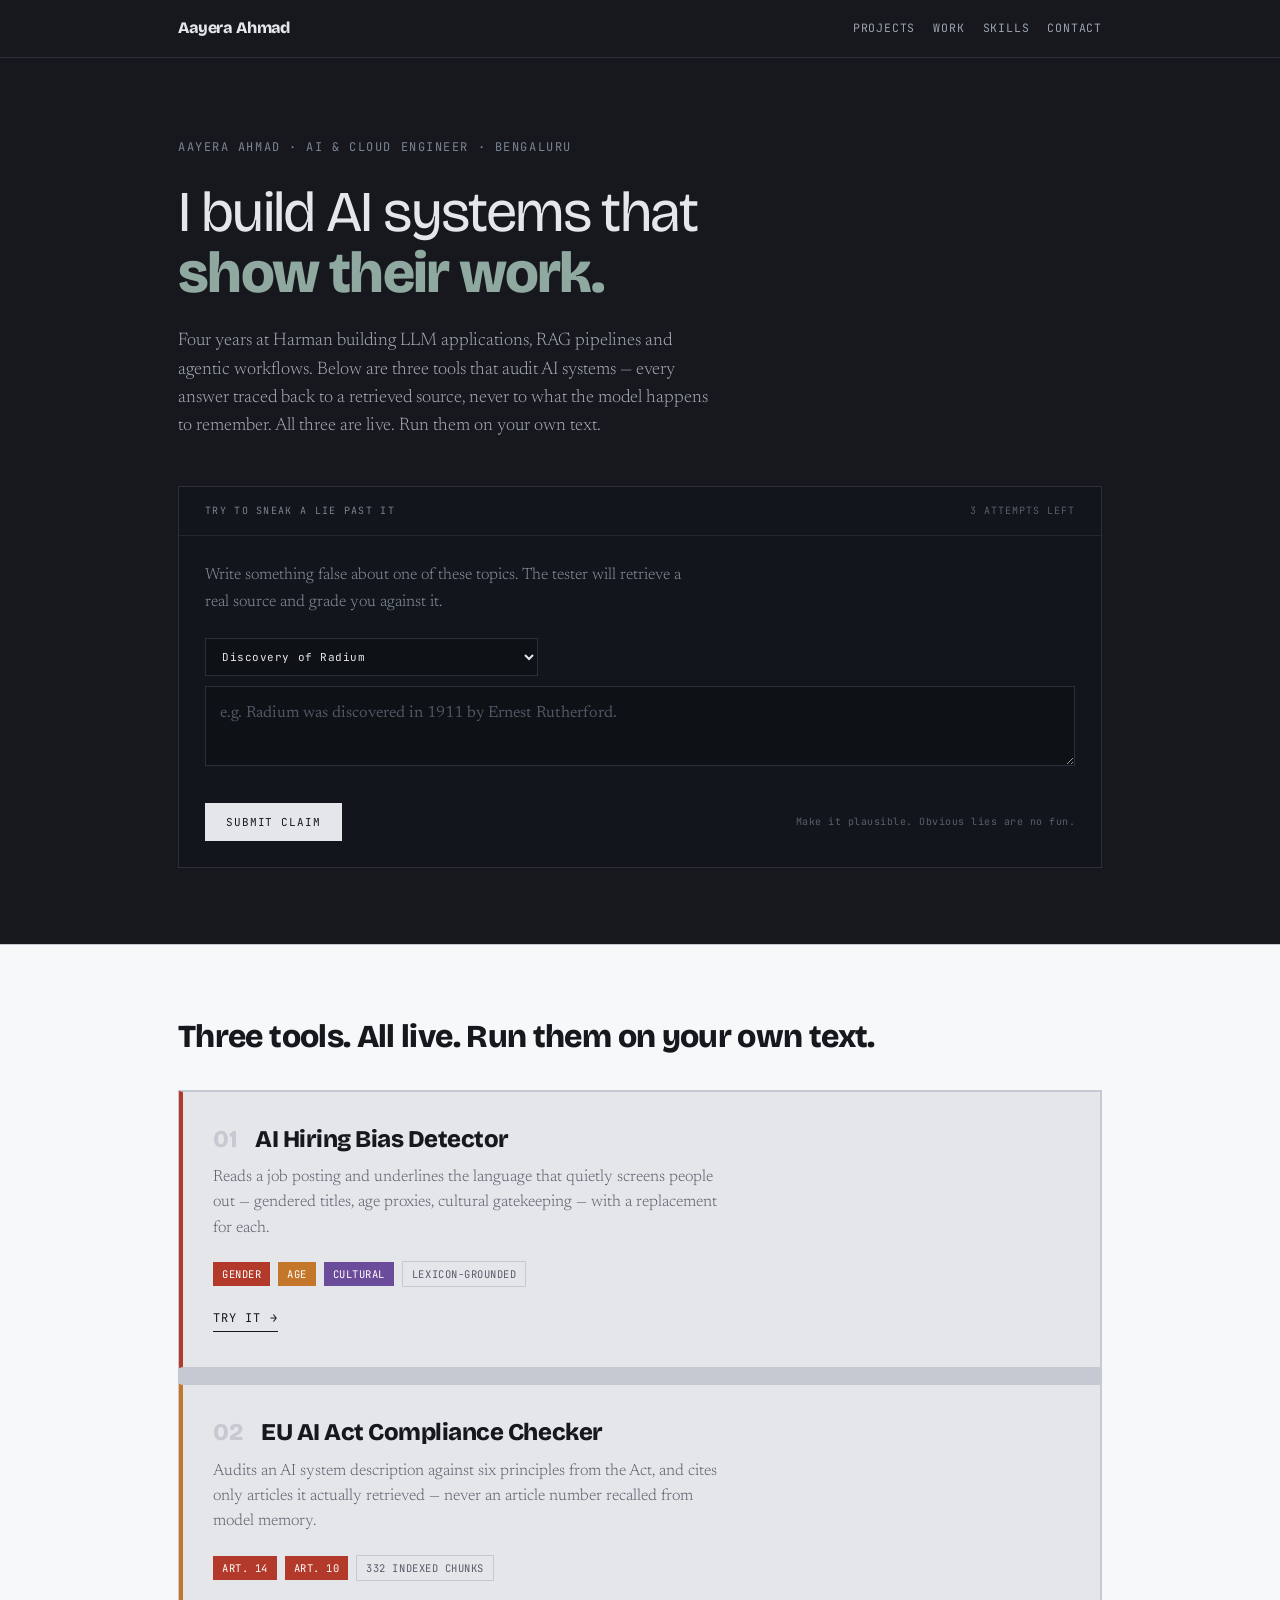
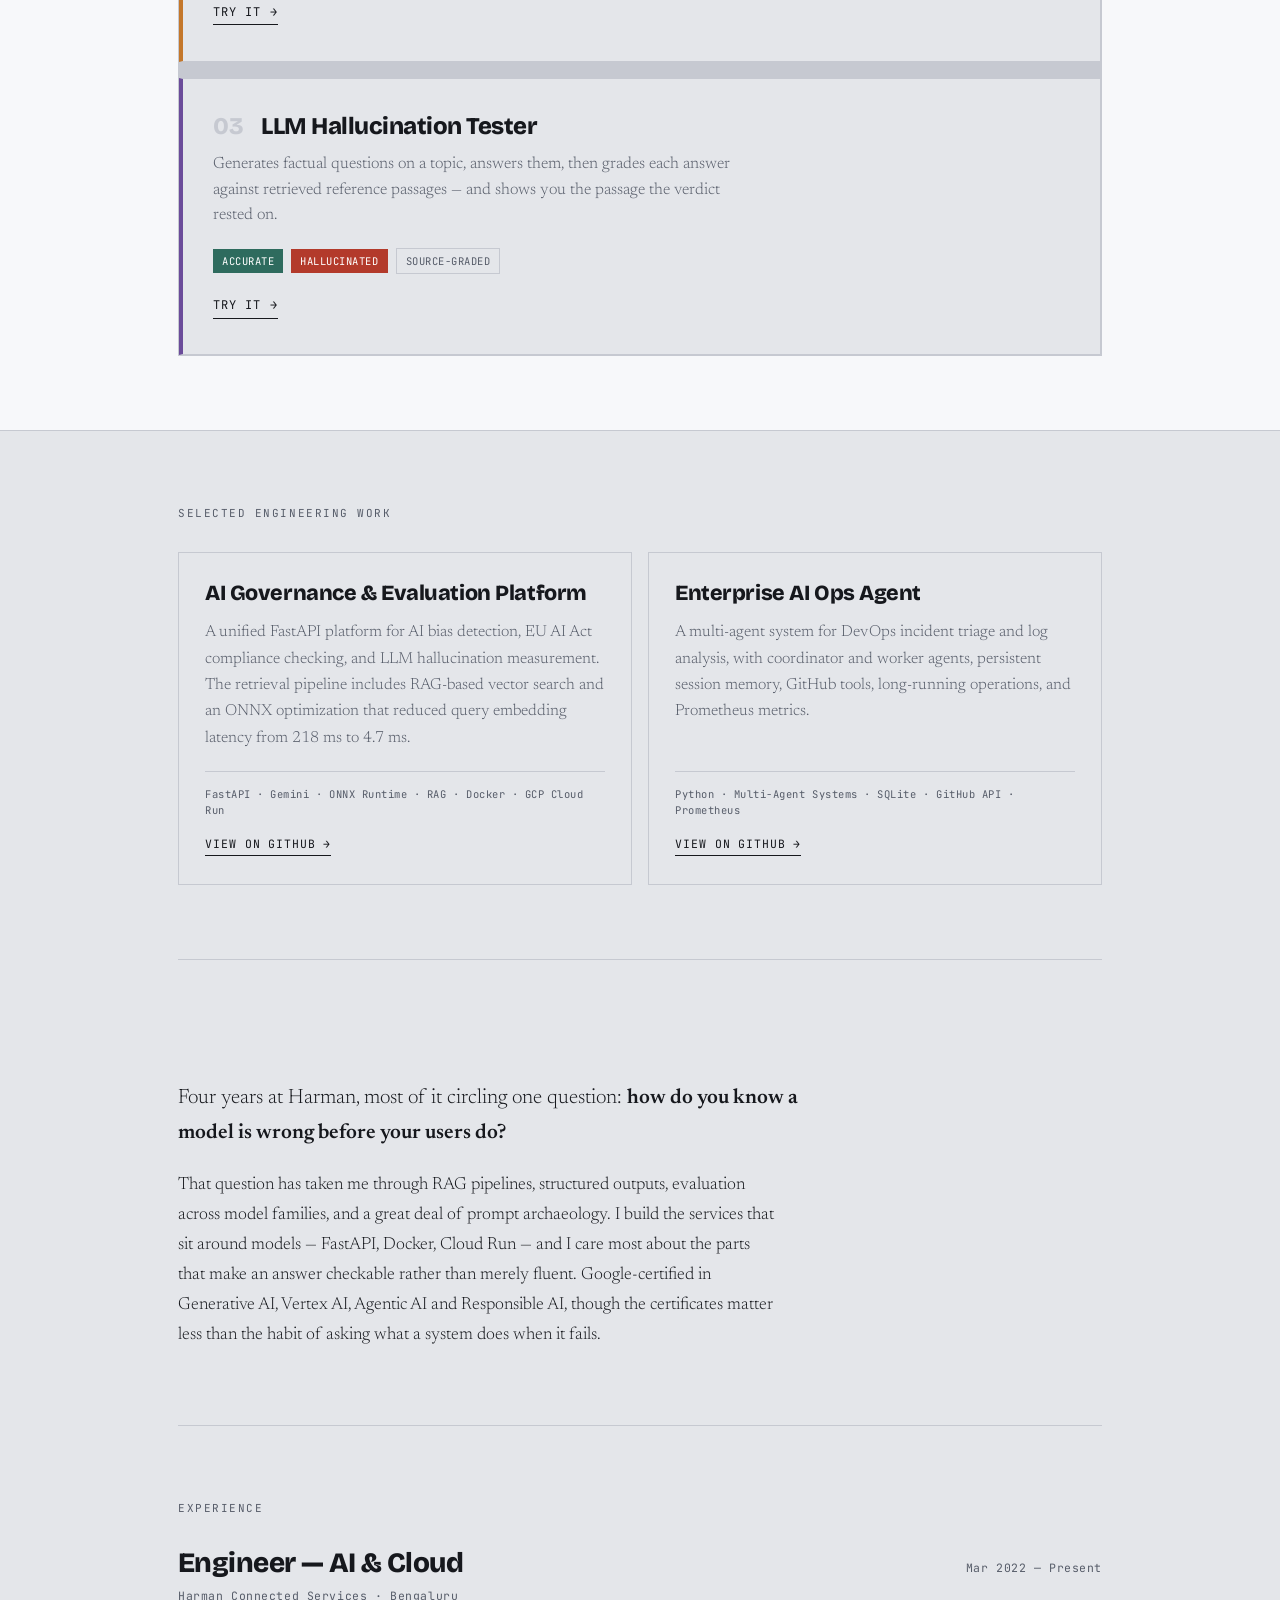
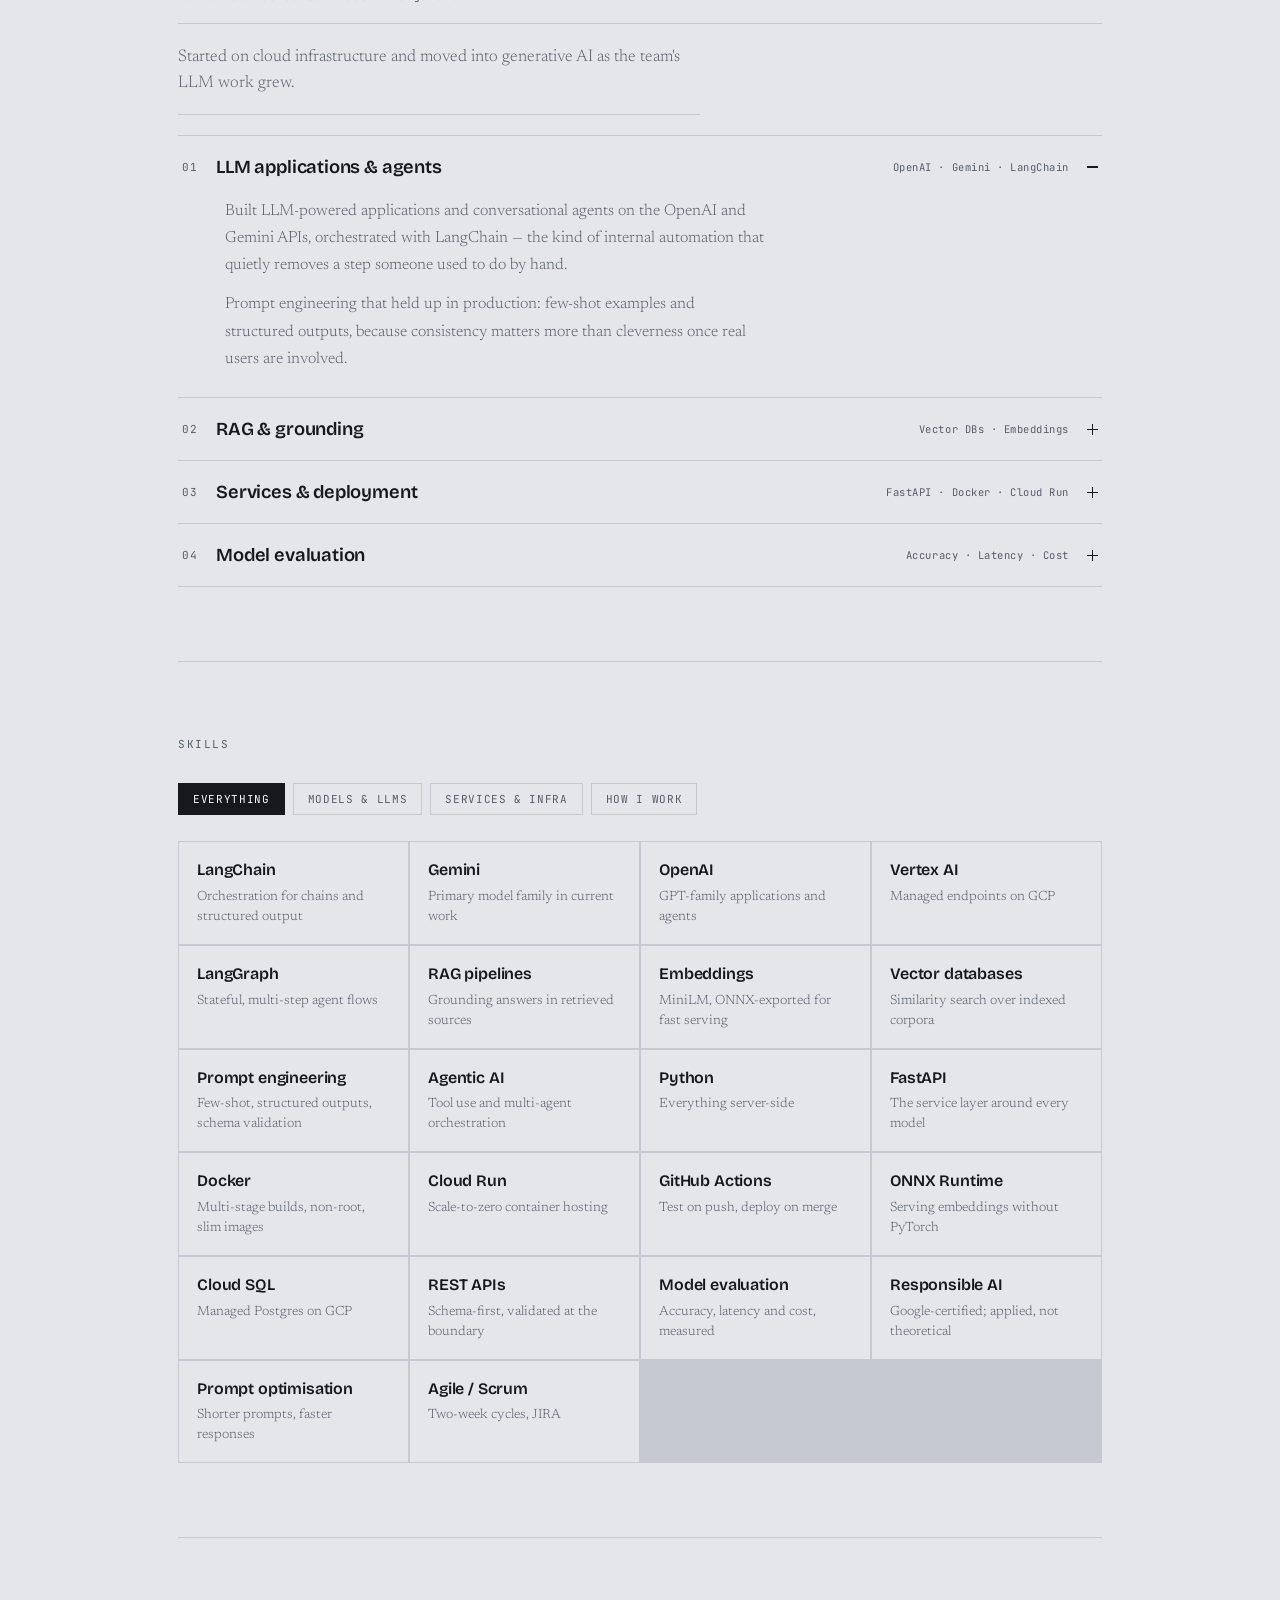
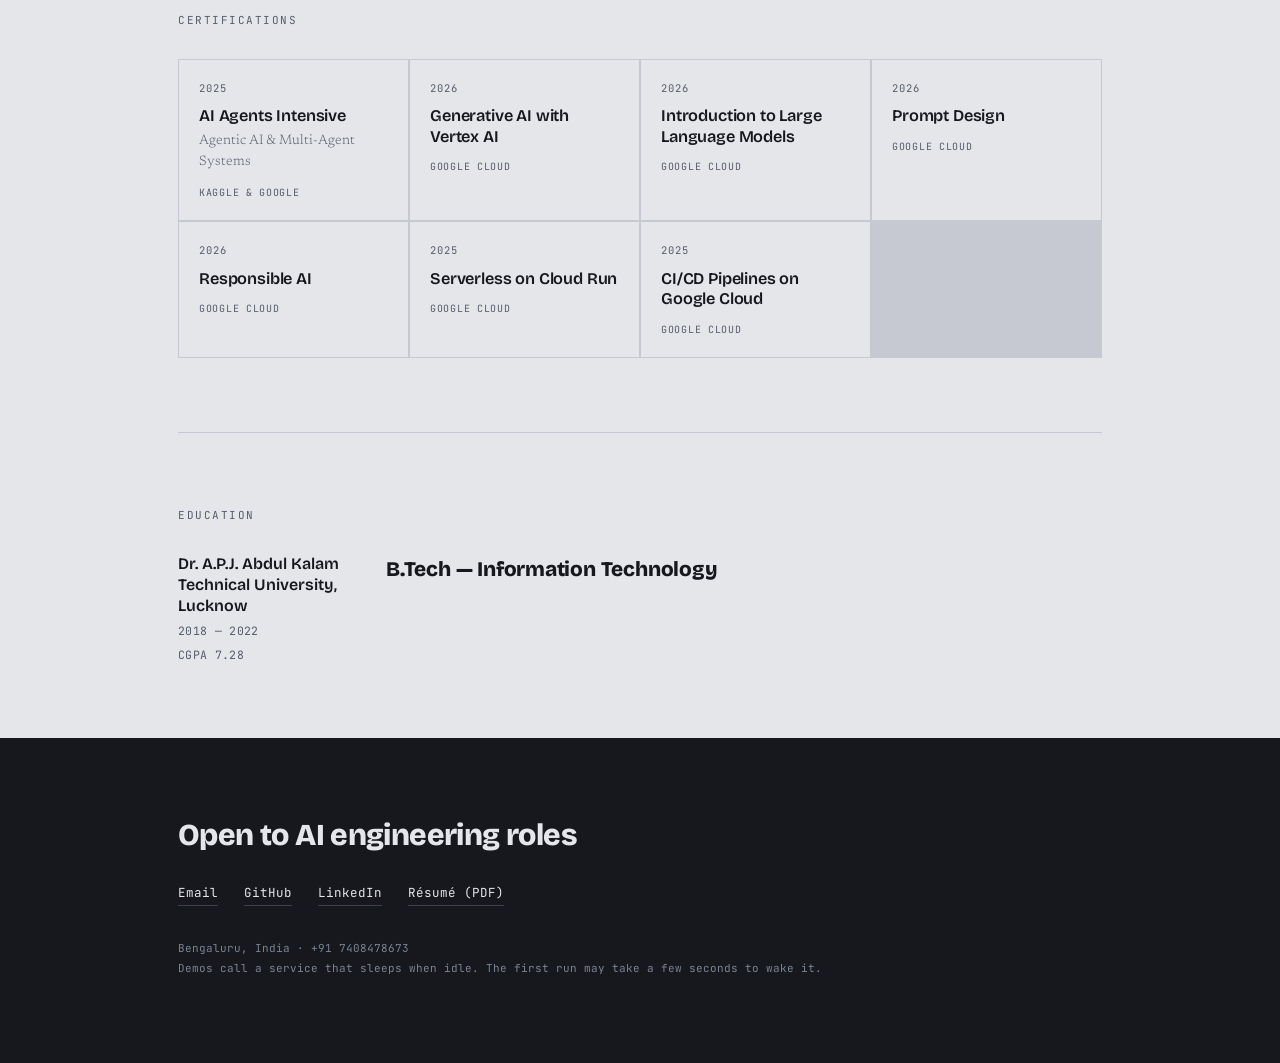
<file: web/index.html>
<!DOCTYPE html>
<html lang="en">
<head>
<meta charset="utf-8">
<meta name="viewport" content="width=device-width, initial-scale=1">
<title>Aayera Ahmad — AI &amp; Cloud Engineer</title>
<meta name="description" content="AI &amp; Cloud Engineer in Bengaluru. Four years at Harman building LLM applications, RAG pipelines and agentic workflows. Three governance tools you can run in the browser.">
<meta property="og:title" content="Aayera Ahmad — AI &amp; Cloud Engineer">
<meta property="og:description" content="Three AI governance tools you can run right now: hiring bias detection, EU AI Act compliance, and hallucination measurement.">
<meta property="og:type" content="profile">
<meta property="og:url" content="https://aayera-ahmad.vercel.app/">
<link rel="canonical" href="https://aayera-ahmad.vercel.app/">
<link rel="preconnect" href="https://fonts.googleapis.com">
<link rel="preconnect" href="https://fonts.gstatic.com" crossorigin>
<link href="https://fonts.googleapis.com/css2?family=Bricolage+Grotesque:opsz,wdth,wght@12..96,75..100,400;12..96,75..100,600;12..96,75..100,800&family=Newsreader:opsz,wght@6..72,300;6..72,400&family=JetBrains+Mono:wght@400;500&display=swap" rel="stylesheet">
<script>document.documentElement.className="js"</script>
<link rel="stylesheet" href="assets/style.css">
</head>
<body>

<header class="masthead on-dark">
  <div class="inner">
    <a class="wordmark" href="index.html">Aayera Ahmad</a>
    <nav>
      <a href="#projects">Projects</a><a href="#work">Work</a><a href="#skills">Skills</a><a href="#contact">Contact</a>
    </nav>
  </div>
</header>

<section class="hero">
  <div class="inner">
    <div class="eyebrow">Aayera Ahmad · AI &amp; Cloud Engineer · Bengaluru</div>
    <h1 class="lead">I build AI systems that <em>show their work.</em></h1>
    <p class="lede">Four years at Harman building LLM applications, RAG pipelines and agentic workflows. Below are three tools that audit AI systems — every answer traced back to a retrieved source, never to what the model happens to remember. All three are live. Run them on your own text.</p>

    <div class="puz" id="puz">
      <div class="puz-head">
        <span class="puz-t">Try to sneak a lie past it</span>
        <span class="puz-s" id="puz-prog">3 attempts left</span>
      </div>

      <div class="puz-body">
        <p class="puz-lead">Write something false about one of these topics. The tester will retrieve a real source and grade you against it.</p>

        <div class="puz-row">
          <select id="puz-topic" aria-label="Topic">
            <option>Discovery of Radium</option>
            <option>The Apollo 11 mission</option>
            <option>The EU AI Act</option>
            <option>Photosynthesis</option>
            <option>The Indian Space Research Organisation</option>
          </select>
        </div>
        <textarea id="puz-claim" maxlength="240" rows="2" placeholder="e.g. Radium was discovered in 1911 by Ernest Rutherford."></textarea>

        <div class="puz-act" id="puz-act">
          <button class="pbtn solid" id="puz-go">Submit claim</button>
          <span class="puz-hint" id="puz-hint">Make it plausible. Obvious lies are no fun.</span>
        </div>

        <div class="puz-out" id="puz-out"></div>
      </div>
    </div>
  </div>
</section>

<section class="band-tint" id="projects">
  <div class="inner">
  <div class="secname rv">Three tools. All live. Run them on your own text.</div>
  <div class="cards rv">

    <a class="pcard c1" href="bias.html">
      <div class="pcard-top"><span class="num">01</span><h3>AI Hiring Bias Detector</h3></div>
      <p>Reads a job posting and underlines the language that quietly screens people out — gendered titles, age proxies, cultural gatekeeping — with a replacement for each.</p>
      <div class="peek">
        <span class="pill high">gender</span><span class="pill med">age</span><span class="pill violet">cultural</span>
        <span class="pill ghost">lexicon-grounded</span>
      </div>
      <div class="go">Try it <span>→</span></div>
    </a>

    <a class="pcard c2" href="compliance.html">
      <div class="pcard-top"><span class="num">02</span><h3>EU AI Act Compliance Checker</h3></div>
      <p>Audits an AI system description against six principles from the Act, and cites only articles it actually retrieved — never an article number recalled from model memory.</p>
      <div class="peek">
        <span class="pill high">Art. 14</span><span class="pill high">Art. 10</span>
        <span class="pill ghost">332 indexed chunks</span>
      </div>
      <div class="go">Try it <span>→</span></div>
    </a>

    <a class="pcard c3" href="hallucination.html">
      <div class="pcard-top"><span class="num">03</span><h3>LLM Hallucination Tester</h3></div>
      <p>Generates factual questions on a topic, answers them, then grades each answer against retrieved reference passages — and shows you the passage the verdict rested on.</p>
      <div class="peek">
        <span class="pill clear">accurate</span><span class="pill high">hallucinated</span>
        <span class="pill ghost">source-graded</span>
      </div>
      <div class="go">Try it <span>→</span></div>
    </a>

  </div>
  </div>
</section>

<div class="wrap">

<section class="block" id="engineering" style="border-top:none">
  <div class="secname rv">Selected engineering work</div>
  <div class="eng-grid rv">

    <div class="eng-card">
      <h3>AI Governance &amp; Evaluation Platform</h3>
      <p>A unified FastAPI platform for AI bias detection, EU AI Act compliance checking, and LLM hallucination measurement. The retrieval pipeline includes RAG-based vector search and an ONNX optimization that reduced query embedding latency from 218 ms to 4.7 ms.</p>
      <div class="eng-tech">FastAPI · Gemini · ONNX Runtime · RAG · Docker · GCP Cloud Run</div>
      <a class="eng-link" href="https://github.com/aayeraahmad531/governance-api" target="_blank" rel="noopener">View on GitHub <span>→</span></a>
    </div>

    <div class="eng-card">
      <h3>Enterprise AI Ops Agent</h3>
      <p>A multi-agent system for DevOps incident triage and log analysis, with coordinator and worker agents, persistent session memory, GitHub tools, long-running operations, and Prometheus metrics.</p>
      <div class="eng-tech">Python · Multi-Agent Systems · SQLite · GitHub API · Prometheus</div>
      <a class="eng-link" href="https://github.com/aayeraahmad531/enterprise-ops-agent" target="_blank" rel="noopener">View on GitHub <span>→</span></a>
    </div>

  </div>
</section>

<section class="block" id="about">
  <div class="secname rv">What I actually do</div>
  <p class="statement rv">Four years at Harman, most of it circling one question: <strong>how do you know a model is wrong before your users do?</strong></p>
  <p class="statement rv" style="margin-top:20px;font-size:1.1rem">That question has taken me through RAG pipelines, structured outputs, evaluation across model families, and a great deal of prompt archaeology. I build the services that sit around models — FastAPI, Docker, Cloud Run — and I care most about the parts that make an answer checkable rather than merely fluent. Google-certified in Generative AI, Vertex AI, Agentic AI and Responsible AI, though the certificates matter less than the habit of asking what a system does when it fails.</p>
</section>

<section class="block" id="work">
  <div class="secname rv">Experience</div>
  <div class="roleline rv">
    <div>
      <h3 class="rolename">Engineer — AI &amp; Cloud</h3>
      <div class="roleorg">Harman Connected Services · Bengaluru</div>
    </div>
    <div class="roledate">Mar 2022 — Present</div>
  </div>
  <p class="role-intro rv">Started on cloud infrastructure and moved into generative AI as the team's LLM work grew.</p>

  <div class="acc rv">
    <div class="acc-item" data-open="1">
      <button class="acc-head" aria-expanded="true">
        <span class="acc-n">01</span>
        <span class="acc-t">LLM applications &amp; agents</span>
        <span class="acc-tags">OpenAI · Gemini · LangChain</span>
        <span class="acc-i" aria-hidden="true"></span>
      </button>
      <div class="acc-body"><div class="acc-inner">
        <p>Built LLM-powered applications and conversational agents on the OpenAI and Gemini APIs, orchestrated with LangChain — the kind of internal automation that quietly removes a step someone used to do by hand.</p>
        <p>Prompt engineering that held up in production: few-shot examples and structured outputs, because consistency matters more than cleverness once real users are involved.</p>
      </div></div>
    </div>

    <div class="acc-item">
      <button class="acc-head" aria-expanded="false">
        <span class="acc-n">02</span>
        <span class="acc-t">RAG &amp; grounding</span>
        <span class="acc-tags">Vector DBs · Embeddings</span>
        <span class="acc-i" aria-hidden="true"></span>
      </button>
      <div class="acc-body"><div class="acc-inner">
        <p>Built and optimised RAG pipelines using vector databases and embedding models, specifically to stop a model answering from memory when a verified source exists.</p>
        <p>This is the work I care most about — the difference between an answer that sounds right and one you can trace back to something.</p>
      </div></div>
    </div>

    <div class="acc-item">
      <button class="acc-head" aria-expanded="false">
        <span class="acc-n">03</span>
        <span class="acc-t">Services &amp; deployment</span>
        <span class="acc-tags">FastAPI · Docker · Cloud Run</span>
        <span class="acc-i" aria-hidden="true"></span>
      </button>
      <div class="acc-body"><div class="acc-inner">
        <p>Engineered FastAPI microservices connecting LLM APIs and Vertex AI endpoints to internal tools and data pipelines.</p>
        <p>Deployed containerised AI services on GCP Cloud Run with GitHub Actions CI/CD, logging and monitoring — so shipping is boring and repeatable.</p>
      </div></div>
    </div>

    <div class="acc-item">
      <button class="acc-head" aria-expanded="false">
        <span class="acc-n">04</span>
        <span class="acc-t">Model evaluation</span>
        <span class="acc-tags">Accuracy · Latency · Cost</span>
        <span class="acc-i" aria-hidden="true"></span>
      </button>
      <div class="acc-body"><div class="acc-inner">
        <p>Ran evaluation across the OpenAI, Gemini and Vertex AI families, comparing accuracy, latency and cost side by side so model choice was a decision rather than a default.</p>
        <p>Also contributed to GCP infrastructure supporting AI service delivery, including Cloud Run deployments and backend API integration.</p>
      </div></div>
    </div>
  </div>
</section>

<section class="block" id="skills">
  <div class="secname rv">Skills</div>
  <div class="filters rv" role="group" aria-label="Filter skills">
    <button class="filt on" data-f="all">Everything</button>
    <button class="filt" data-f="ai">Models &amp; LLMs</button>
    <button class="filt" data-f="cloud">Services &amp; infra</button>
    <button class="filt" data-f="practice">How I work</button>
  </div>
  <div class="tiles rv" id="tiles">
      <div class="tile" data-cat="ai"><span class="tname">LangChain</span><span class="tnote">Orchestration for chains and structured output</span></div>
      <div class="tile" data-cat="ai"><span class="tname">Gemini</span><span class="tnote">Primary model family in current work</span></div>
      <div class="tile" data-cat="ai"><span class="tname">OpenAI</span><span class="tnote">GPT-family applications and agents</span></div>
      <div class="tile" data-cat="ai"><span class="tname">Vertex AI</span><span class="tnote">Managed endpoints on GCP</span></div>
      <div class="tile" data-cat="ai"><span class="tname">LangGraph</span><span class="tnote">Stateful, multi-step agent flows</span></div>
      <div class="tile" data-cat="ai"><span class="tname">RAG pipelines</span><span class="tnote">Grounding answers in retrieved sources</span></div>
      <div class="tile" data-cat="ai"><span class="tname">Embeddings</span><span class="tnote">MiniLM, ONNX-exported for fast serving</span></div>
      <div class="tile" data-cat="ai"><span class="tname">Vector databases</span><span class="tnote">Similarity search over indexed corpora</span></div>
      <div class="tile" data-cat="ai"><span class="tname">Prompt engineering</span><span class="tnote">Few-shot, structured outputs, schema validation</span></div>
      <div class="tile" data-cat="ai"><span class="tname">Agentic AI</span><span class="tnote">Tool use and multi-agent orchestration</span></div>
      <div class="tile" data-cat="cloud"><span class="tname">Python</span><span class="tnote">Everything server-side</span></div>
      <div class="tile" data-cat="cloud"><span class="tname">FastAPI</span><span class="tnote">The service layer around every model</span></div>
      <div class="tile" data-cat="cloud"><span class="tname">Docker</span><span class="tnote">Multi-stage builds, non-root, slim images</span></div>
      <div class="tile" data-cat="cloud"><span class="tname">Cloud Run</span><span class="tnote">Scale-to-zero container hosting</span></div>
      <div class="tile" data-cat="cloud"><span class="tname">GitHub Actions</span><span class="tnote">Test on push, deploy on merge</span></div>
      <div class="tile" data-cat="cloud"><span class="tname">ONNX Runtime</span><span class="tnote">Serving embeddings without PyTorch</span></div>
      <div class="tile" data-cat="cloud"><span class="tname">Cloud SQL</span><span class="tnote">Managed Postgres on GCP</span></div>
      <div class="tile" data-cat="cloud"><span class="tname">REST APIs</span><span class="tnote">Schema-first, validated at the boundary</span></div>
      <div class="tile" data-cat="practice"><span class="tname">Model evaluation</span><span class="tnote">Accuracy, latency and cost, measured</span></div>
      <div class="tile" data-cat="practice"><span class="tname">Responsible AI</span><span class="tnote">Google-certified; applied, not theoretical</span></div>
      <div class="tile" data-cat="practice"><span class="tname">Prompt optimisation</span><span class="tnote">Shorter prompts, faster responses</span></div>
      <div class="tile" data-cat="practice"><span class="tname">Agile / Scrum</span><span class="tnote">Two-week cycles, JIRA</span></div>
  </div>
</section>

<section class="block" id="certs">
  <div class="secname rv">Certifications</div>
  <div class="certgrid rv">
    <div class="cert"><div class="cyr">2025</div><div class="ct">AI Agents Intensive</div><div class="csub">Agentic AI &amp; Multi-Agent Systems</div><div class="ciss">Kaggle &amp; Google</div></div>
    <div class="cert"><div class="cyr">2026</div><div class="ct">Generative AI with Vertex AI</div><div class="ciss">Google Cloud</div></div>
    <div class="cert"><div class="cyr">2026</div><div class="ct">Introduction to Large Language Models</div><div class="ciss">Google Cloud</div></div>
    <div class="cert"><div class="cyr">2026</div><div class="ct">Prompt Design</div><div class="ciss">Google Cloud</div></div>
    <div class="cert"><div class="cyr">2026</div><div class="ct">Responsible AI</div><div class="ciss">Google Cloud</div></div>
    <div class="cert"><div class="cyr">2025</div><div class="ct">Serverless on Cloud Run</div><div class="ciss">Google Cloud</div></div>
    <div class="cert"><div class="cyr">2025</div><div class="ct">CI/CD Pipelines on Google Cloud</div><div class="ciss">Google Cloud</div></div>
  </div>
</section>

<section class="block" id="education">
  <div class="secname rv">Education</div>
  <div class="role rv">
    <div class="role-meta">
      <div class="org">Dr. A.P.J. Abdul Kalam Technical University, Lucknow</div>
      <div class="when">2018 — 2022</div>
      <div class="where">CGPA 7.28</div>
    </div>
    <div class="role-body">
      <h3>B.Tech — Information Technology</h3>
    </div>
  </div>
</section>

</div>

<footer id="contact" class="band-dark">
  <div class="inner">
  <h2 class="rv">Open to AI engineering roles</h2>
  <div class="links rv">
    <a href="mailto:aayera1029@gmail.com">Email</a>
    <a href="https://github.com/aayeraahmad531" target="_blank" rel="noopener">GitHub</a>
    <a href="https://linkedin.com/in/aayeraahmad531" target="_blank" rel="noopener">LinkedIn</a>
    <a href="Aayera_Ahmad_CV.pdf">Résumé (PDF)</a>
  </div>
  <p class="fine">
    Bengaluru, India · +91 7408478673<br>
    Demos call a service that sleeps when idle. The first run may take a few seconds to wake it.
  </p>
  </div>
</footer>

<script src="assets/site.js"></script>
<script>
document.addEventListener("DOMContentLoaded",function(){markLive("bias");count("bias");warmOn("in-bias")});
</script>
</body>
</html>
</file>
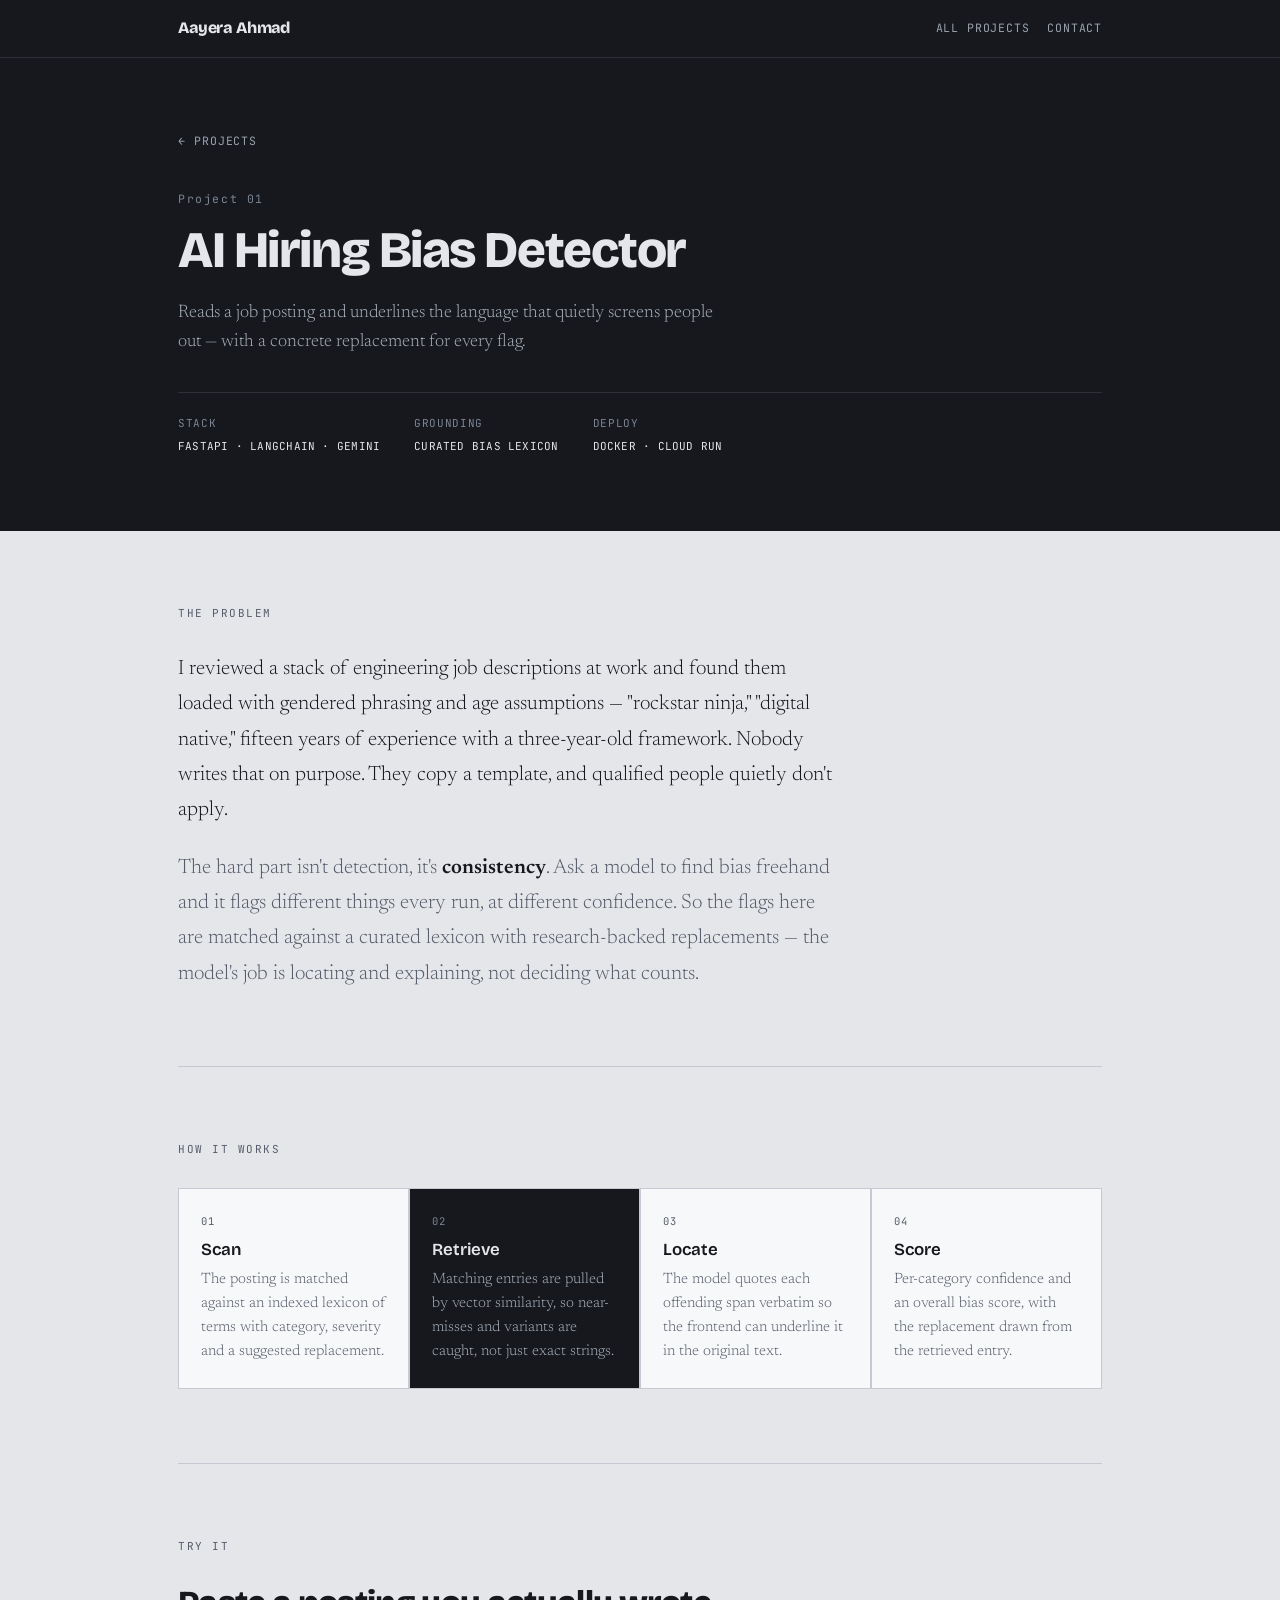
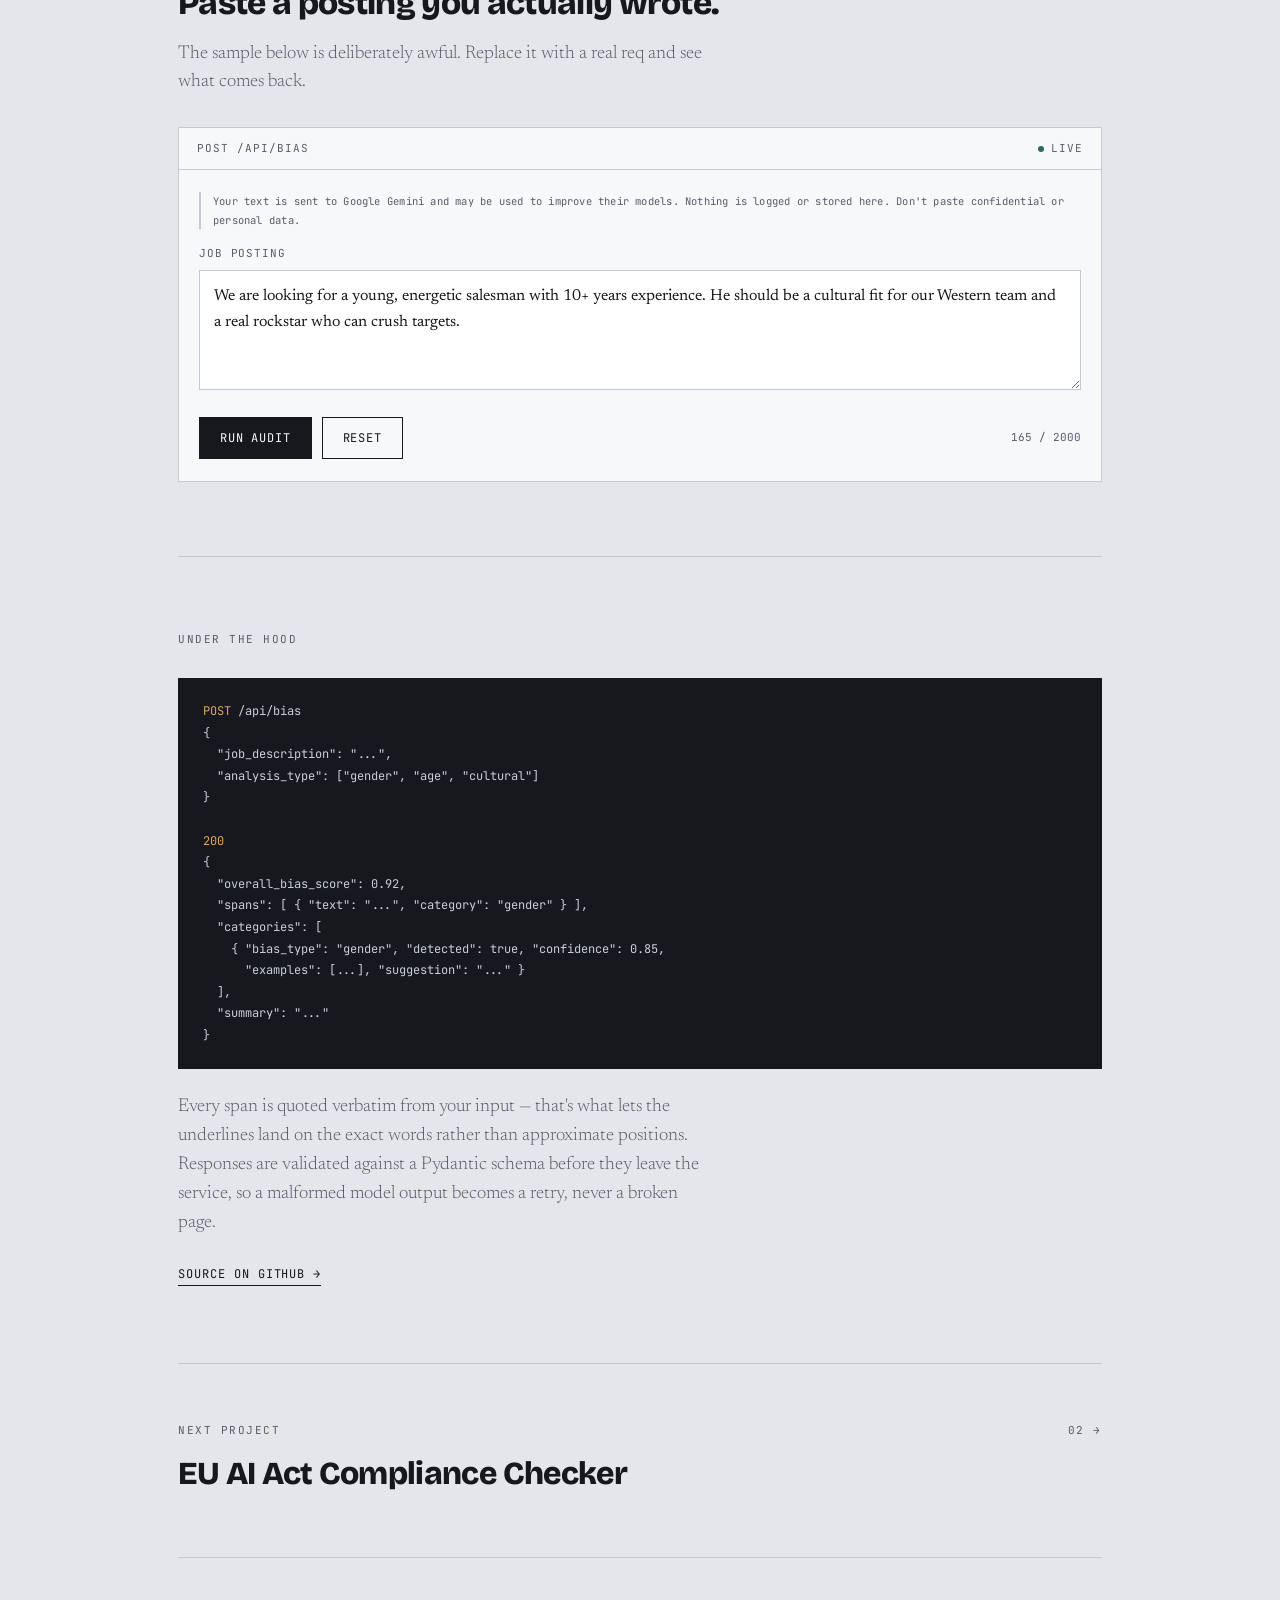
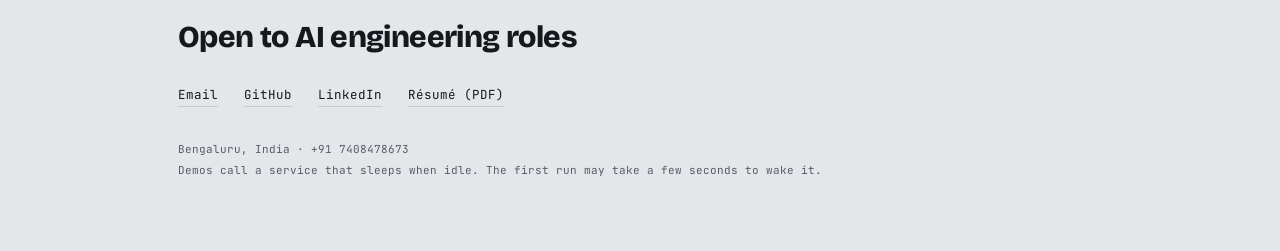
<file: web/bias.html>
<!DOCTYPE html>
<html lang="en">
<head>
<meta charset="utf-8">
<meta name="viewport" content="width=device-width, initial-scale=1">
<title>AI Hiring Bias Detector — Aayera Ahmad</title>
<meta name="description" content="Reads a job posting and underlines the language that screens people out, with a replacement for each flag. Run it on your own posting.">
<link rel="preconnect" href="https://fonts.googleapis.com">
<link rel="preconnect" href="https://fonts.gstatic.com" crossorigin>
<link href="https://fonts.googleapis.com/css2?family=Bricolage+Grotesque:opsz,wdth,wght@12..96,75..100,400;12..96,75..100,600;12..96,75..100,800&family=Newsreader:opsz,wght@6..72,300;6..72,400&family=JetBrains+Mono:wght@400;500&display=swap" rel="stylesheet">
<script>document.documentElement.className="js"</script>
<link rel="stylesheet" href="assets/style.css">
</head>
<body>

<header class="masthead on-dark">
  <div class="inner">
    <a class="wordmark" href="index.html">Aayera Ahmad</a>
    <nav><a href="index.html#projects">All projects</a><a href="index.html#contact">Contact</a></nav>
  </div>
</header>

<section class="phero">
  <div class="wrap">
    <a class="back" href="index.html#projects">← Projects</a>
    <div class="num">Project 01</div>
    <h1>AI Hiring Bias Detector</h1>
    <p class="sub">Reads a job posting and underlines the language that quietly screens people out — with a concrete replacement for every flag.</p>
    <div class="meta">
      <div>Stack<b>FastAPI · LangChain · Gemini</b></div>
      <div>Grounding<b>Curated bias lexicon</b></div>
      <div>Deploy<b>Docker · Cloud Run</b></div>
    </div>
  </div>
</section>

<div class="wrap">

<section class="block" style="border-top:none">
  <div class="secname rv">The problem</div>
  <p class="statement rv">I reviewed a stack of engineering job descriptions at work and found them loaded with gendered phrasing and age assumptions — "rockstar ninja," "digital native," fifteen years of experience with a three-year-old framework. Nobody writes that on purpose. They copy a template, and qualified people quietly don't apply.</p>
  <p class="statement rv" style="margin-top:22px;color:var(--ink-soft)">The hard part isn't detection, it's <strong>consistency</strong>. Ask a model to find bias freehand and it flags different things every run, at different confidence. So the flags here are matched against a curated lexicon with research-backed replacements — the model's job is locating and explaining, not deciding what counts.</p>
</section>

<section class="block">
  <div class="secname rv">How it works</div>
  <div class="pipe rv">
    <div class="stage"><div class="n">01</div><h4>Scan</h4><p>The posting is matched against an indexed lexicon of terms with category, severity and a suggested replacement.</p></div>
    <div class="stage key"><div class="n">02</div><h4>Retrieve</h4><p>Matching entries are pulled by vector similarity, so near-misses and variants are caught, not just exact strings.</p></div>
    <div class="stage"><div class="n">03</div><h4>Locate</h4><p>The model quotes each offending span verbatim so the frontend can underline it in the original text.</p></div>
    <div class="stage"><div class="n">04</div><h4>Score</h4><p>Per-category confidence and an overall bias score, with the replacement drawn from the retrieved entry.</p></div>
  </div>
</section>

<section class="block" id="try">
  <div class="secname rv">Try it</div>
  <h2 class="big rv">Paste a posting you actually wrote.</h2>
  <p class="lede rv" style="margin-top:18px">The sample below is deliberately awful. Replace it with a real req and see what comes back.</p>

  <div class="console rv">
    <div class="console-bar"><span>POST /api/bias</span><span class="status"><span class="dot" id="dot-bias"></span><span id="mode-bias">sample mode</span></span></div>
    <div class="console-body">
      <p class="privacy">Your text is sent to Google Gemini and may be used to improve their models. Nothing is logged or stored here. Don't paste confidential or personal data.</p>
      <label class="fieldlabel" for="in-bias">Job posting</label>
      <textarea id="in-bias" maxlength="2000" oninput="count('bias')">We are looking for a young, energetic salesman with 10+ years experience. He should be a cultural fit for our Western team and a real rockstar who can crush targets.</textarea>
      <div class="actions">
        <button onclick="runBias(this)">Run audit</button>
        <button class="ghost" onclick="resetBias()">Reset</button>
        <span class="count" id="c-bias"></span>
      </div>
      <div class="out" id="out-bias"></div>
    </div>
  </div>
</section>

<section class="block">
  <div class="secname rv">Under the hood</div>
  <pre class="code rv"><span class="k">POST</span> /api/bias
{
  "job_description": "...",
  "analysis_type": ["gender", "age", "cultural"]
}

<span class="k">200</span>
{
  "overall_bias_score": 0.92,
  "spans": [ { "text": "...", "category": "gender" } ],
  "categories": [
    { "bias_type": "gender", "detected": true, "confidence": 0.85,
      "examples": [...], "suggestion": "..." }
  ],
  "summary": "..."
}</pre>
  <p class="lede rv" style="margin-top:24px">Every span is quoted verbatim from your input — that's what lets the underlines land on the exact words rather than approximate positions. Responses are validated against a Pydantic schema before they leave the service, so a malformed model output becomes a retry, never a broken page.</p>
  <p class="rv" style="margin-top:24px"><a class="go" href="https://github.com/aayeraahmad531/AI-Hiring-Bias-Detector" target="_blank" rel="noopener" style="font-family:var(--mono);font-size:12px;letter-spacing:.08em;text-transform:uppercase;border-bottom:1px solid var(--ink);padding-bottom:3px;text-decoration:none">Source on GitHub →</a></p>
</section>

<div class="nextup">
  <a href="compliance.html">
    <div>
      <div class="lbl">Next project</div>
      <h3>EU AI Act Compliance Checker</h3>
    </div>
    <div class="lbl">02 →</div>
  </a>
</div>

<footer>
  <h2>Open to AI engineering roles</h2>
  <div class="links" id="r-links"></div>
  <p class="fine" id="r-fine"></p>
</footer>

</div>

<script src="assets/site.js"></script>
<script>
document.addEventListener("DOMContentLoaded",function(){markLive("bias");count("bias");warmOn("try")});
</script>
</body>
</html>
</file>
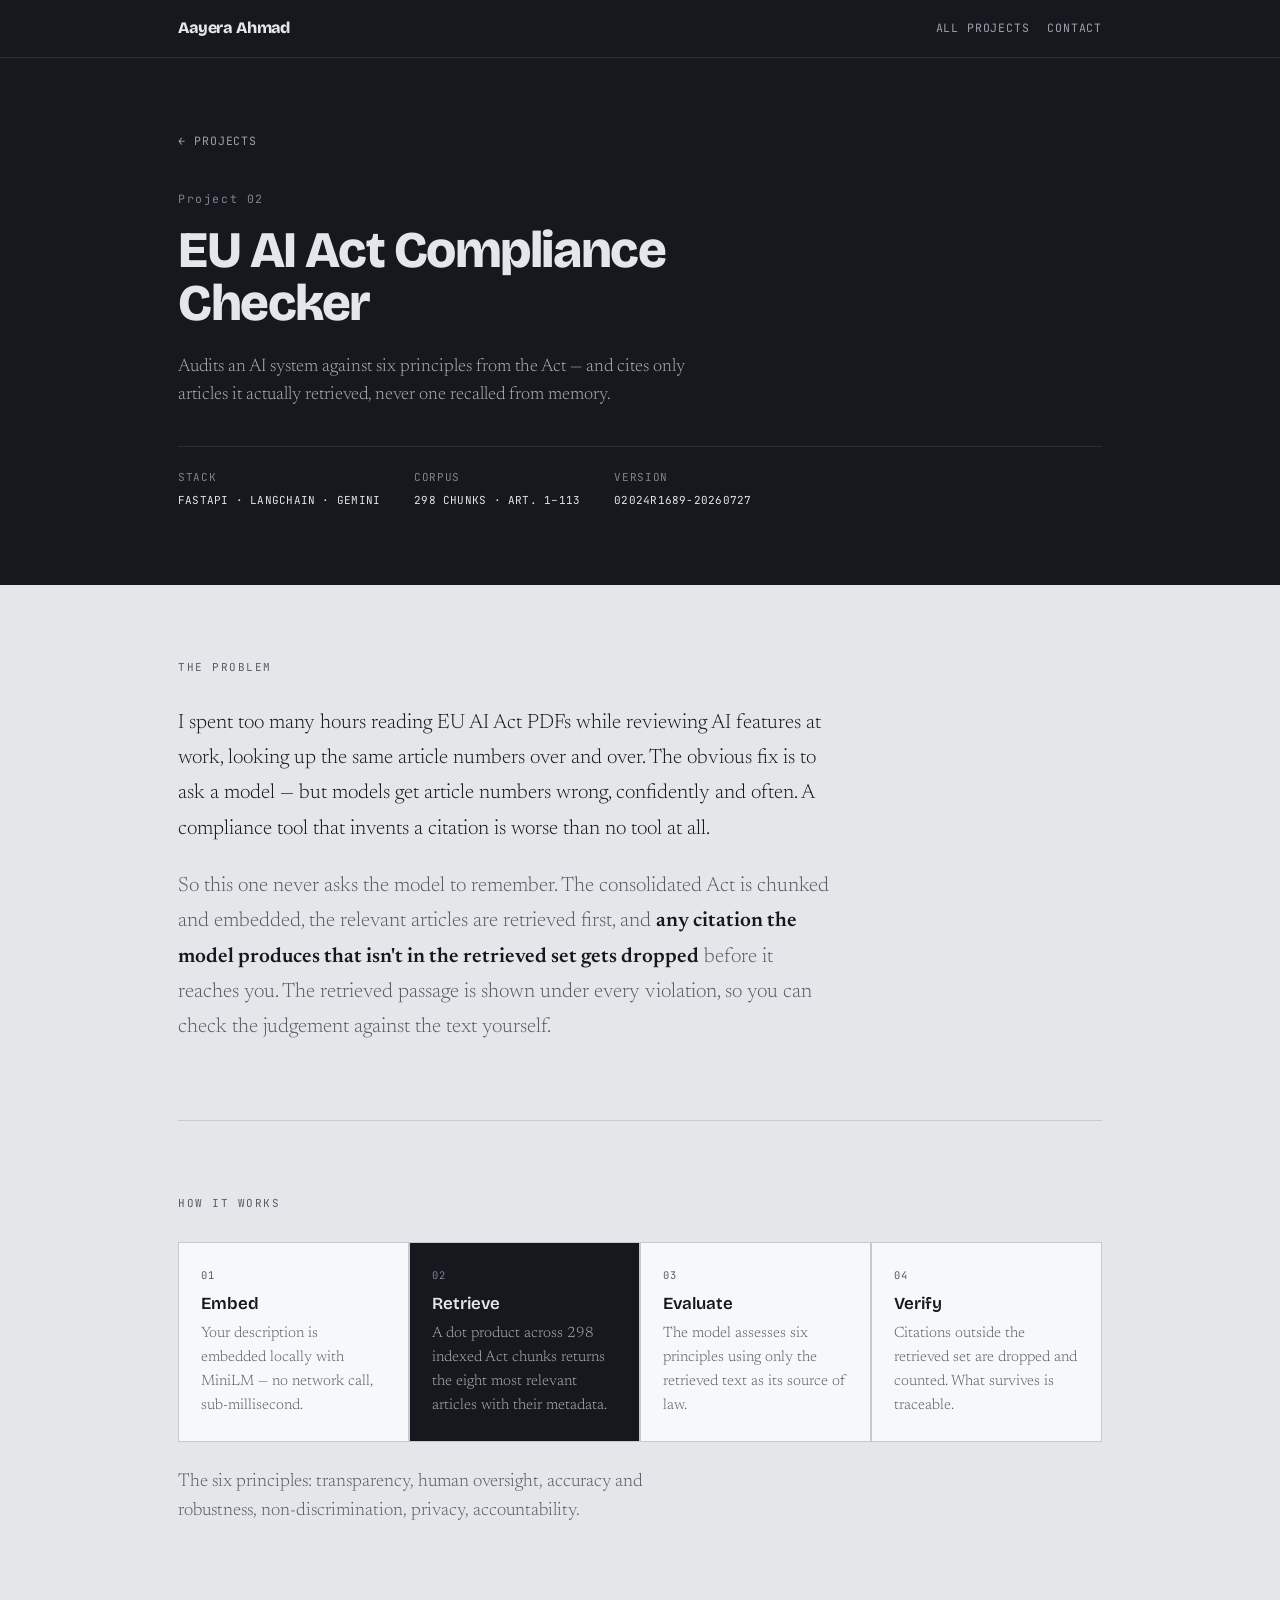
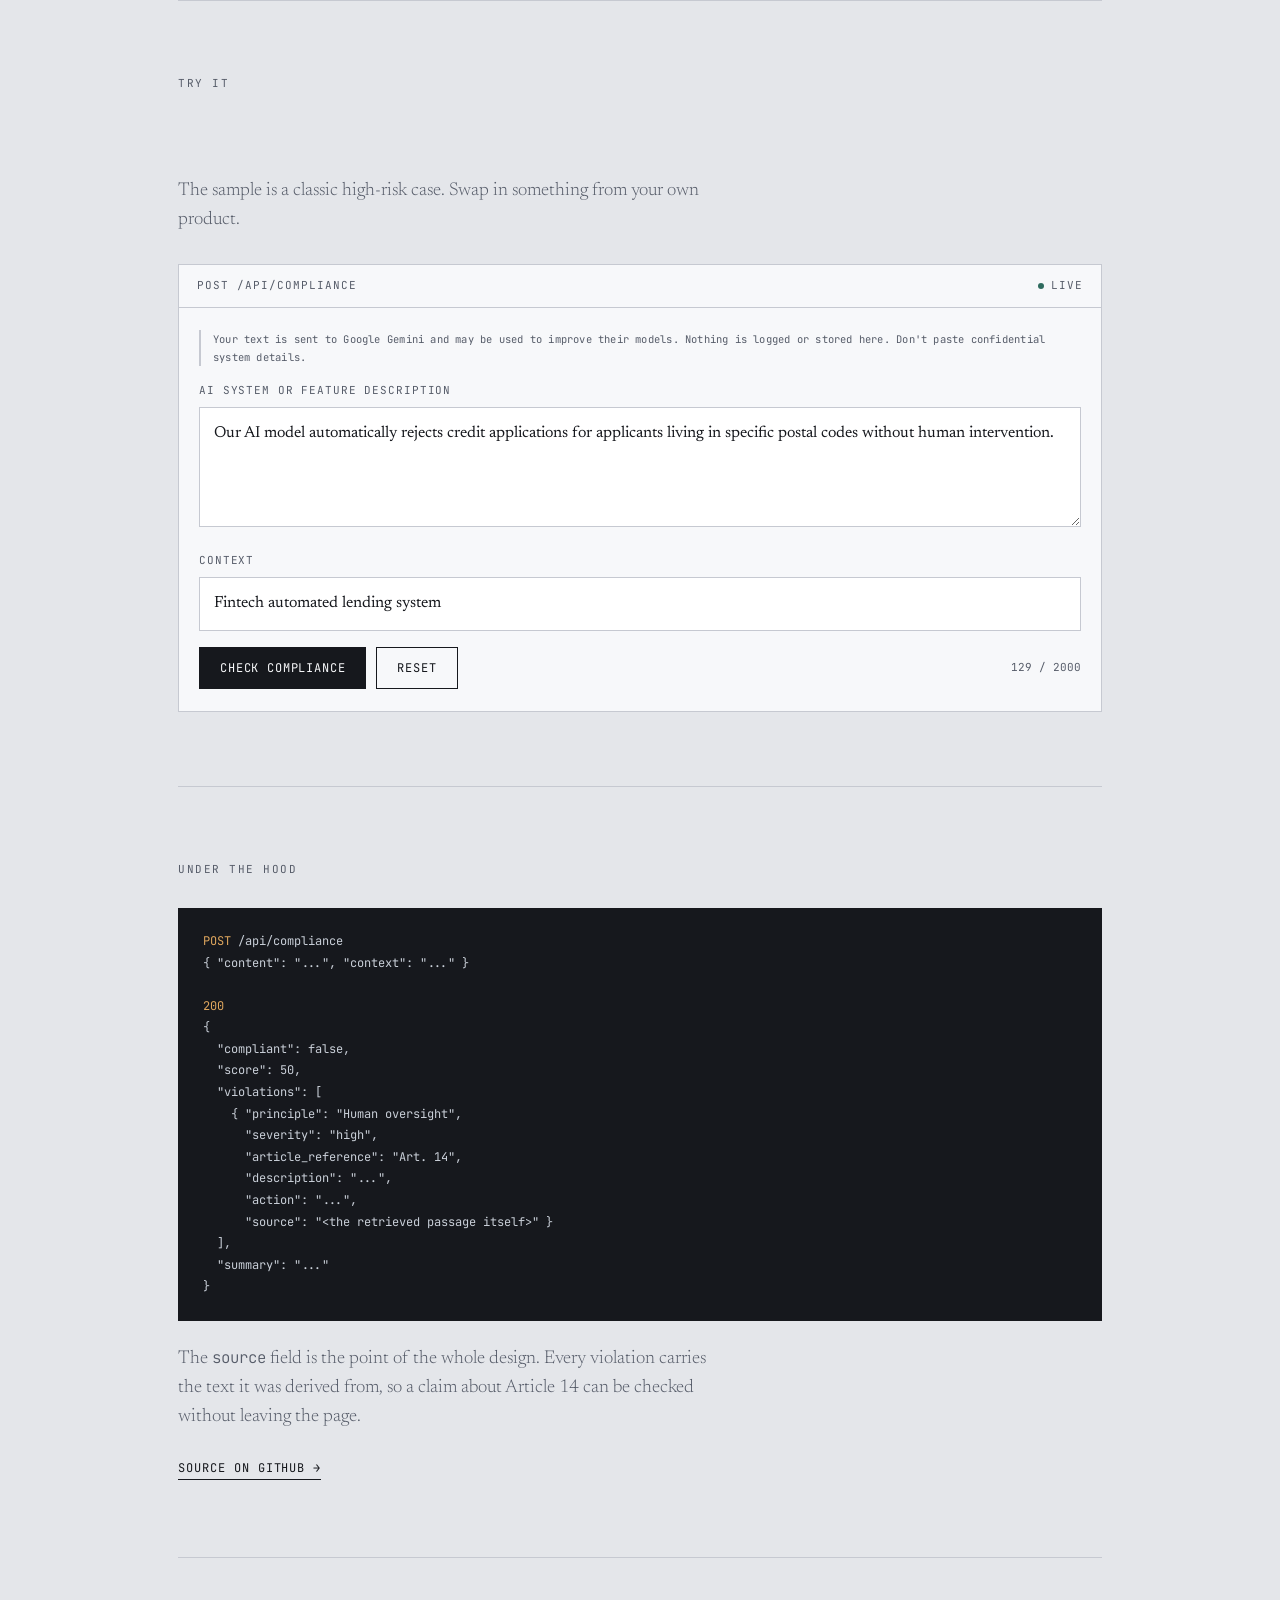
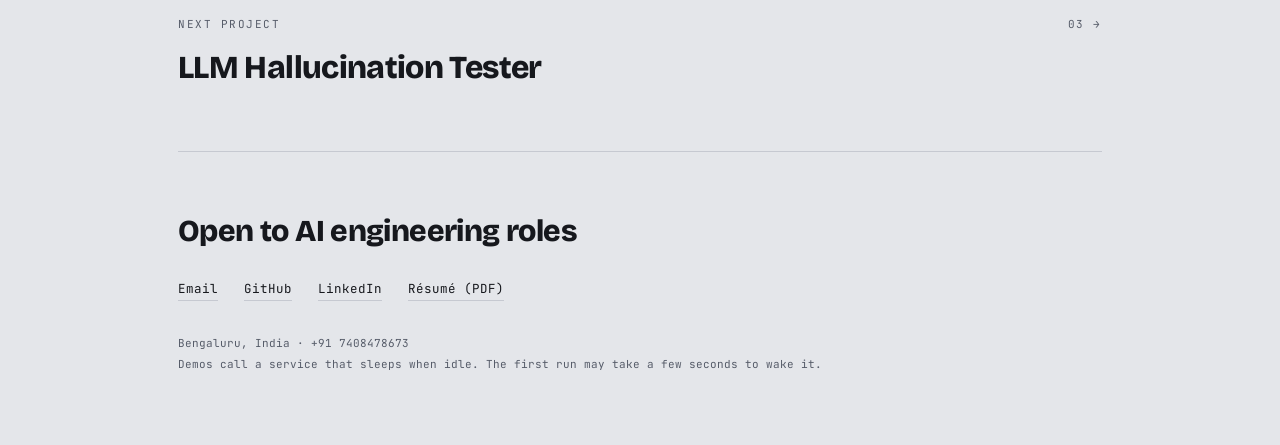
<file: web/compliance.html>
<!DOCTYPE html>
<html lang="en">
<head>
<meta charset="utf-8">
<meta name="viewport" content="width=device-width, initial-scale=1">
<title>EU AI Act Compliance Checker — Aayera Ahmad</title>
<meta name="description" content="Audits an AI system description against six EU AI Act principles, citing only articles it actually retrieved. Run it on your own system.">
<link rel="preconnect" href="https://fonts.googleapis.com">
<link rel="preconnect" href="https://fonts.gstatic.com" crossorigin>
<link href="https://fonts.googleapis.com/css2?family=Bricolage+Grotesque:opsz,wdth,wght@12..96,75..100,400;12..96,75..100,600;12..96,75..100,800&family=Newsreader:opsz,wght@6..72,300;6..72,400&family=JetBrains+Mono:wght@400;500&display=swap" rel="stylesheet">
<script>document.documentElement.className="js"</script>
<link rel="stylesheet" href="assets/style.css">
</head>
<body>

<header class="masthead on-dark">
  <div class="inner">
    <a class="wordmark" href="index.html">Aayera Ahmad</a>
    <nav><a href="index.html#projects">All projects</a><a href="index.html#contact">Contact</a></nav>
  </div>
</header>

<section class="phero">
  <div class="wrap">
    <a class="back" href="index.html#projects">← Projects</a>
    <div class="num">Project 02</div>
    <h1>EU AI Act Compliance Checker</h1>
    <p class="sub">Audits an AI system against six principles from the Act — and cites only articles it actually retrieved, never one recalled from memory.</p>
    <div class="meta">
      <div>Stack<b>FastAPI · LangChain · Gemini</b></div>
      <div>Corpus<b>298 chunks · Art. 1–113</b></div>
      <div>Version<b>02024R1689-20260727</b></div>
    </div>
  </div>
</section>

<div class="wrap">

<section class="block" style="border-top:none">
  <div class="secname rv">The problem</div>
  <p class="statement rv">I spent too many hours reading EU AI Act PDFs while reviewing AI features at work, looking up the same article numbers over and over. The obvious fix is to ask a model — but models get article numbers wrong, confidently and often. A compliance tool that invents a citation is worse than no tool at all.</p>
  <p class="statement rv" style="margin-top:22px;color:var(--ink-soft)">So this one never asks the model to remember. The consolidated Act is chunked and embedded, the relevant articles are retrieved first, and <strong>any citation the model produces that isn't in the retrieved set gets dropped</strong> before it reaches you. The retrieved passage is shown under every violation, so you can check the judgement against the text yourself.</p>
</section>

<section class="block">
  <div class="secname rv">How it works</div>
  <div class="pipe rv">
    <div class="stage"><div class="n">01</div><h4>Embed</h4><p>Your description is embedded locally with MiniLM — no network call, sub-millisecond.</p></div>
    <div class="stage key"><div class="n">02</div><h4>Retrieve</h4><p>A dot product across 298 indexed Act chunks returns the eight most relevant articles with their metadata.</p></div>
    <div class="stage"><div class="n">03</div><h4>Evaluate</h4><p>The model assesses six principles using only the retrieved text as its source of law.</p></div>
    <div class="stage"><div class="n">04</div><h4>Verify</h4><p>Citations outside the retrieved set are dropped and counted. What survives is traceable.</p></div>
  </div>
  <p class="lede rv" style="margin-top:26px">The six principles: transparency, human oversight, accuracy and robustness, non-discrimination, privacy, accountability.</p>
</section>

<section class="block" id="try">
  <div class="secname rv">Try it</div>
  <h2 class="big rv">Describe a system and see what the Act says.</h2>
  <p class="lede rv" style="margin-top:18px">The sample is a classic high-risk case. Swap in something from your own product.</p>

  <div class="console rv">
    <div class="console-bar"><span>POST /api/compliance</span><span class="status"><span class="dot" id="dot-comp"></span><span id="mode-comp">sample mode</span></span></div>
    <div class="console-body">
      <p class="privacy">Your text is sent to Google Gemini and may be used to improve their models. Nothing is logged or stored here. Don't paste confidential system details.</p>
      <label class="fieldlabel" for="in-comp">AI system or feature description</label>
      <textarea id="in-comp" maxlength="2000" oninput="count('comp')">Our AI model automatically rejects credit applications for applicants living in specific postal codes without human intervention.</textarea>
      <div class="row"><div><label class="fieldlabel" for="ctx-comp">Context</label><input type="text" id="ctx-comp" maxlength="200" value="Fintech automated lending system"></div></div>
      <div class="actions">
        <button onclick="runComp(this)">Check compliance</button>
        <button class="ghost" onclick="resetComp()">Reset</button>
        <span class="count" id="c-comp"></span>
      </div>
      <div class="out" id="out-comp"></div>
    </div>
  </div>
</section>

<section class="block">
  <div class="secname rv">Under the hood</div>
  <pre class="code rv"><span class="k">POST</span> /api/compliance
{ "content": "...", "context": "..." }

<span class="k">200</span>
{
  "compliant": false,
  "score": 50,
  "violations": [
    { "principle": "Human oversight",
      "severity": "high",
      "article_reference": "Art. 14",
      "description": "...",
      "action": "...",
      "source": "&lt;the retrieved passage itself&gt;" }
  ],
  "summary": "..."
}</pre>
  <p class="lede rv" style="margin-top:24px">The <code style="font-family:var(--mono);font-size:.85em">source</code> field is the point of the whole design. Every violation carries the text it was derived from, so a claim about Article 14 can be checked without leaving the page.</p>
  <p class="rv" style="margin-top:24px"><a href="https://github.com/aayeraahmad531/ai-policy-compliance-checker" target="_blank" rel="noopener" style="font-family:var(--mono);font-size:12px;letter-spacing:.08em;text-transform:uppercase;border-bottom:1px solid var(--ink);padding-bottom:3px;text-decoration:none">Source on GitHub →</a></p>
</section>

<div class="nextup">
  <a href="hallucination.html">
    <div>
      <div class="lbl">Next project</div>
      <h3>LLM Hallucination Tester</h3>
    </div>
    <div class="lbl">03 →</div>
  </a>
</div>

<footer>
  <h2>Open to AI engineering roles</h2>
  <div class="links" id="r-links"></div>
  <p class="fine" id="r-fine"></p>
</footer>

</div>

<script src="assets/site.js"></script>
<script>
document.addEventListener("DOMContentLoaded",function(){markLive("comp");count("comp");warmOn("try")});
</script>
</body>
</html>
</file>
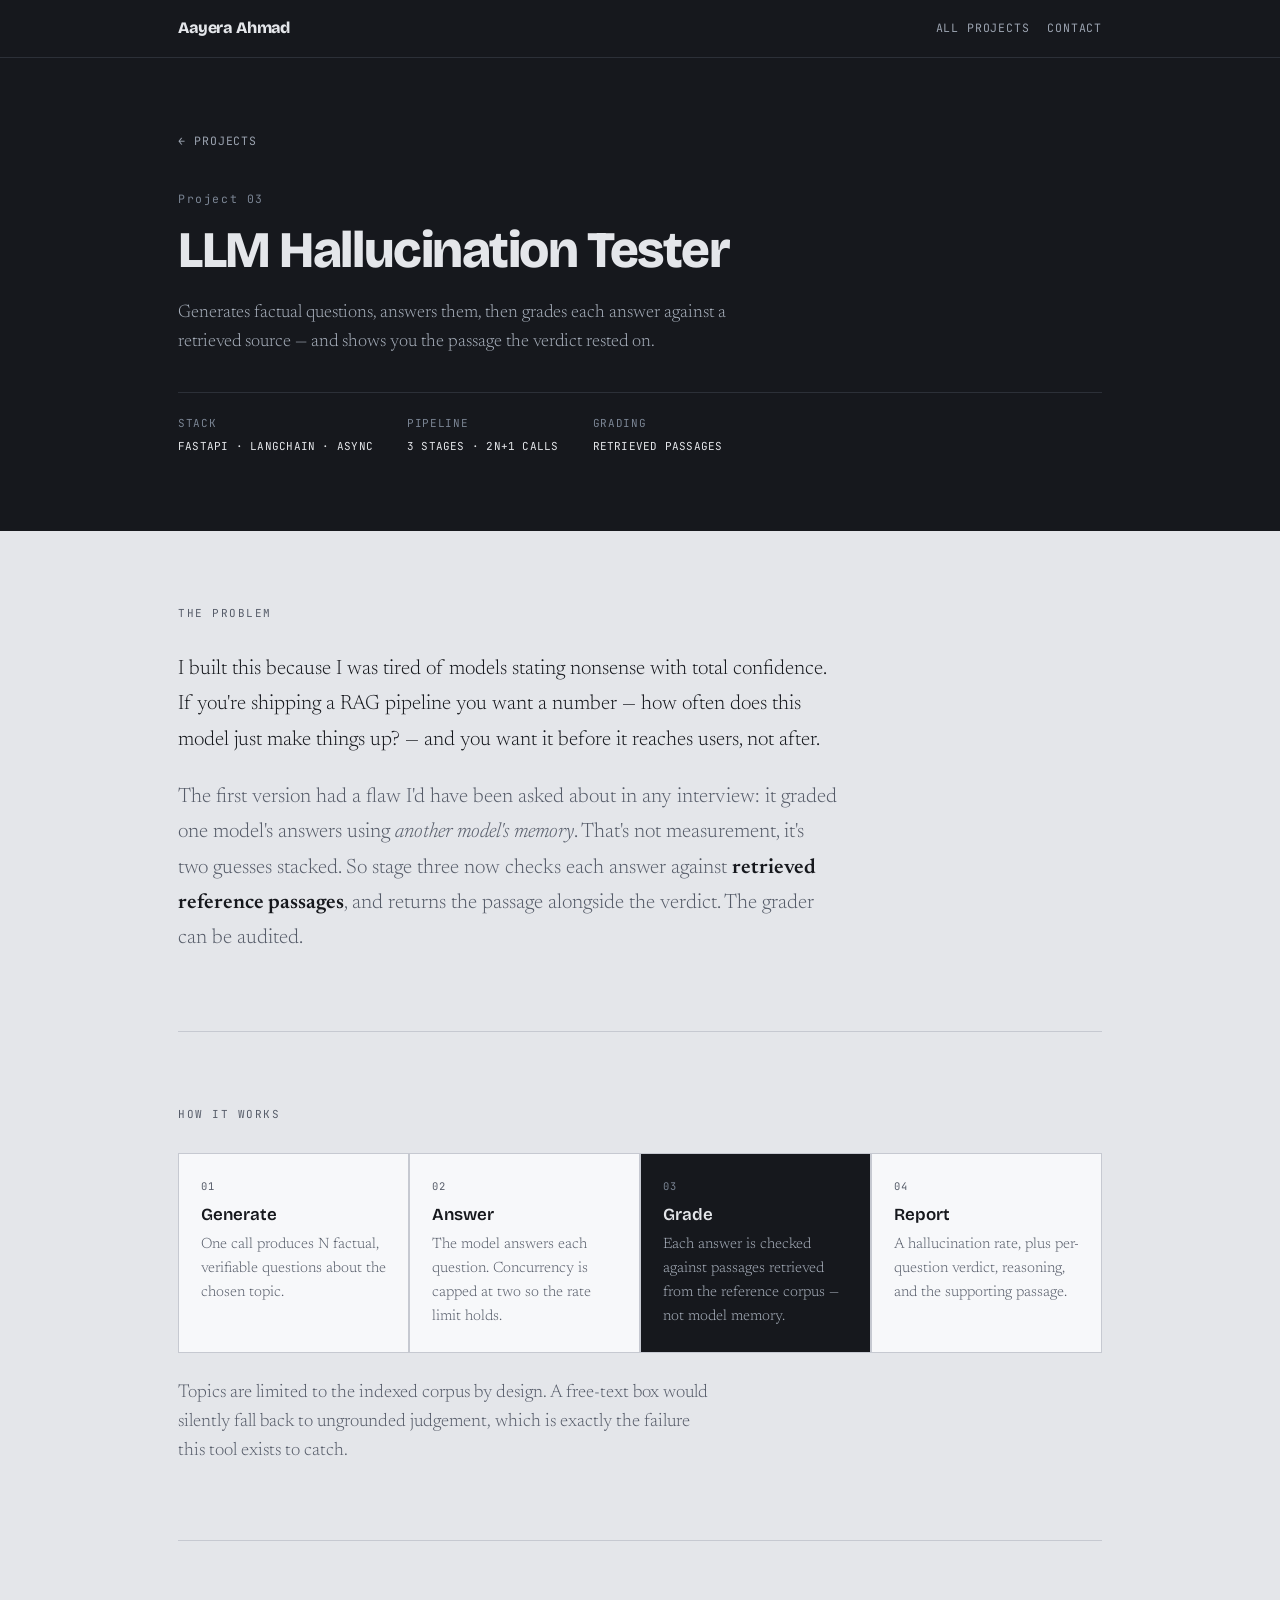
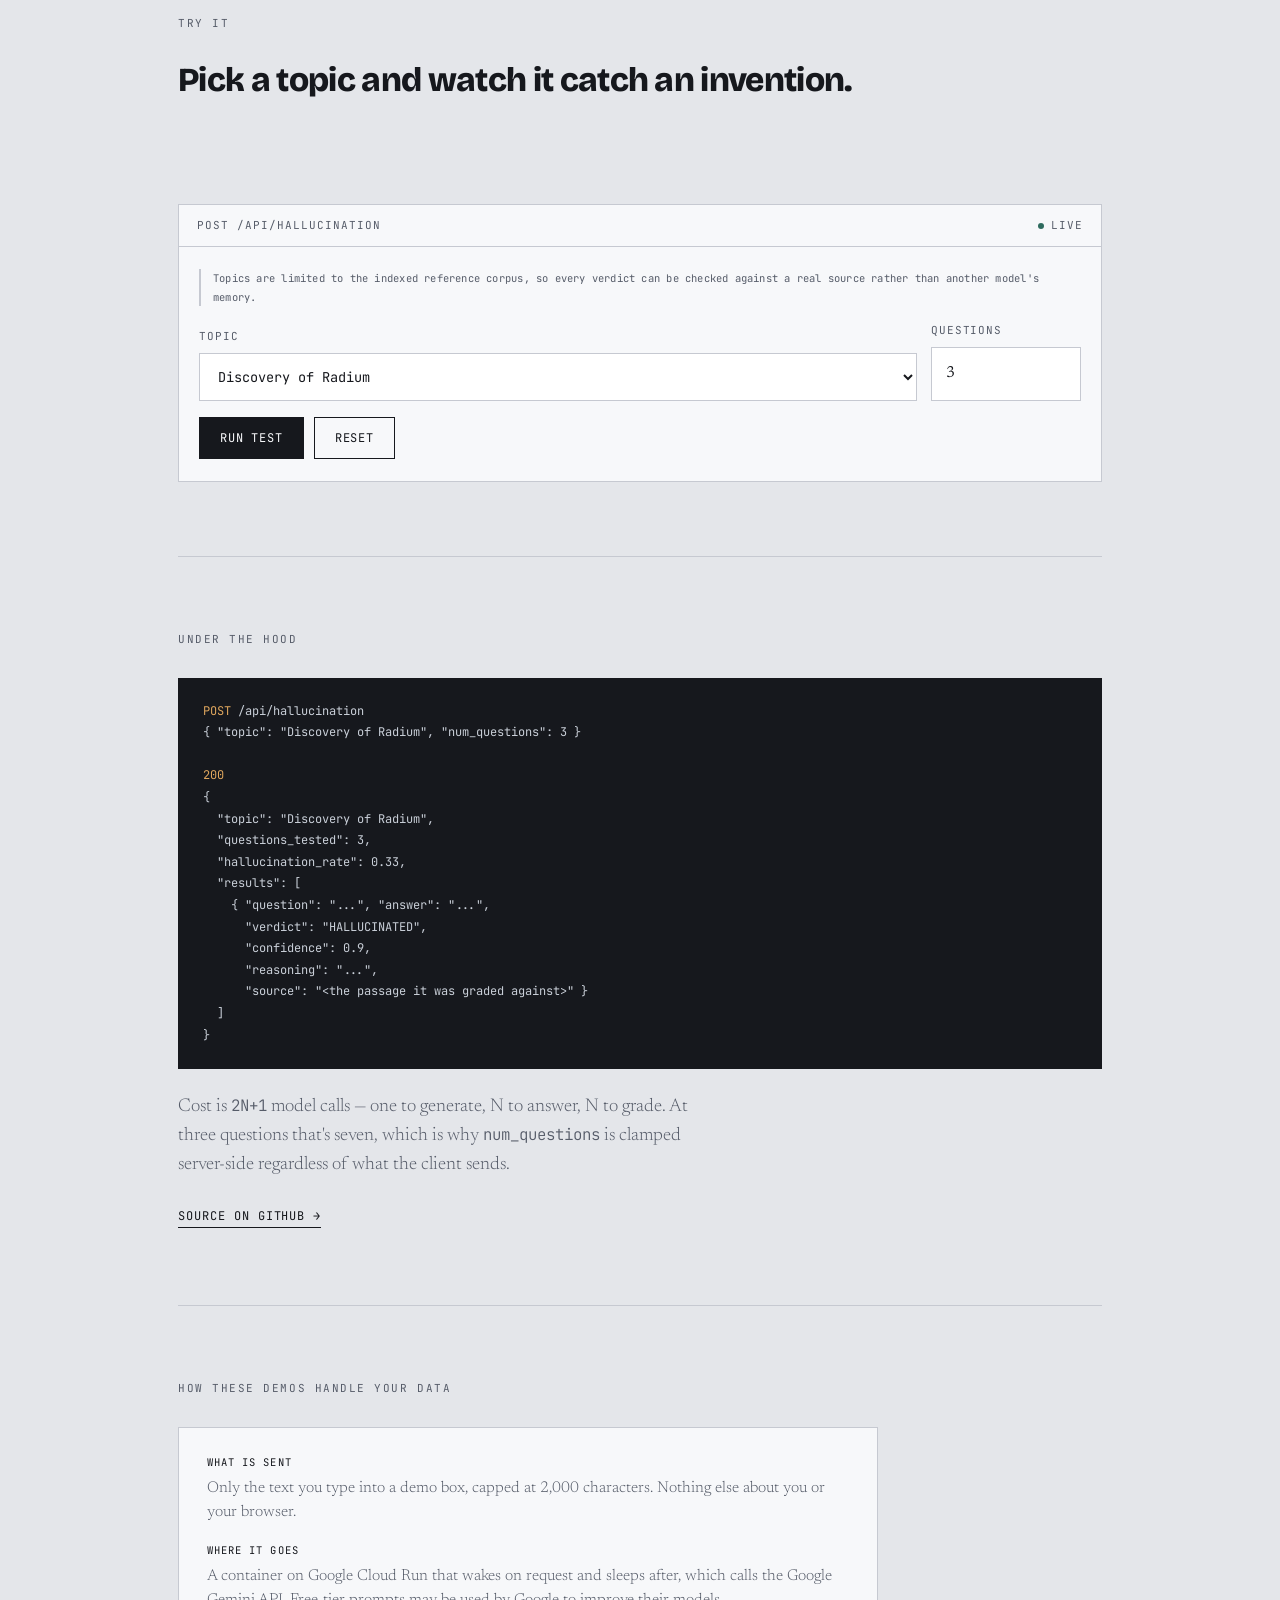
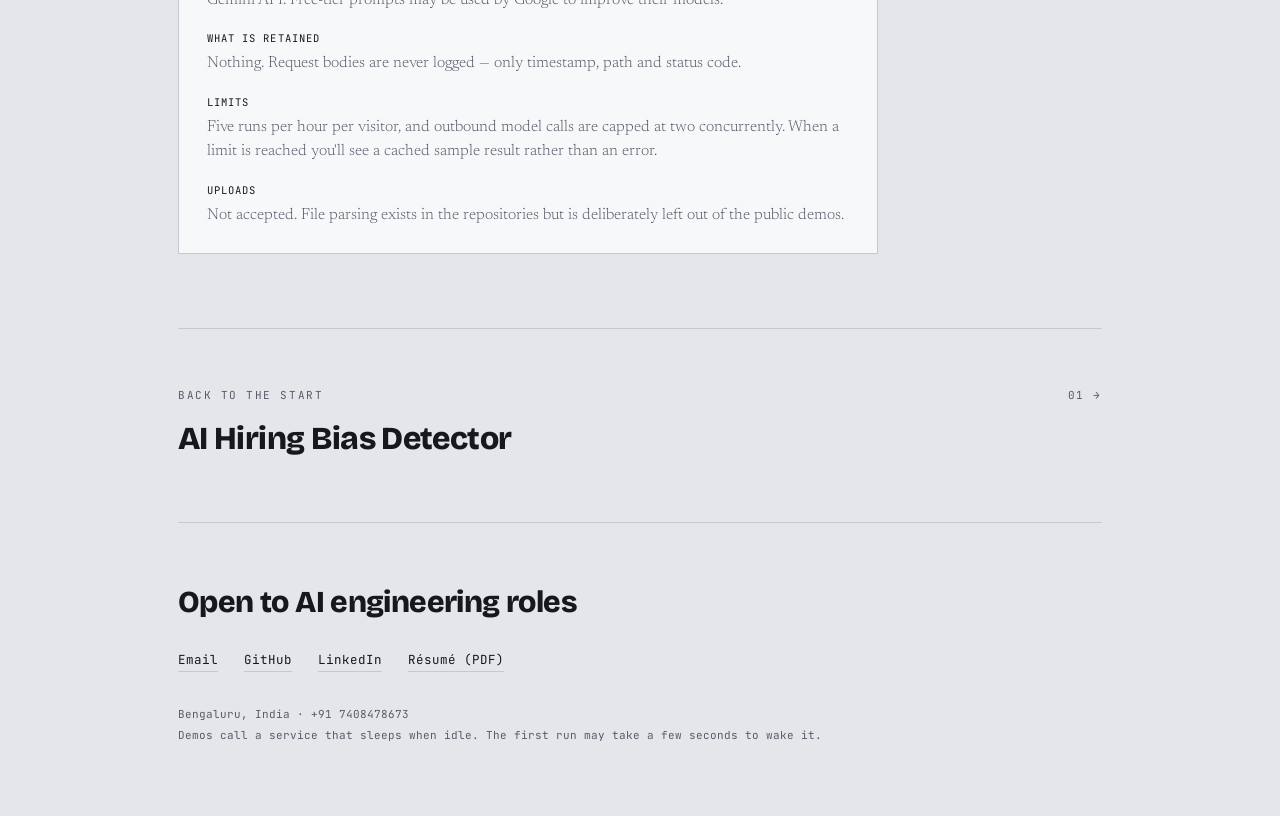
<file: web/hallucination.html>
<!DOCTYPE html>
<html lang="en">
<head>
<meta charset="utf-8">
<meta name="viewport" content="width=device-width, initial-scale=1">
<title>LLM Hallucination Tester — Aayera Ahmad</title>
<meta name="description" content="Generates factual questions, answers them, then grades each answer against retrieved reference passages. Run it live.">
<link rel="preconnect" href="https://fonts.googleapis.com">
<link rel="preconnect" href="https://fonts.gstatic.com" crossorigin>
<link href="https://fonts.googleapis.com/css2?family=Bricolage+Grotesque:opsz,wdth,wght@12..96,75..100,400;12..96,75..100,600;12..96,75..100,800&family=Newsreader:opsz,wght@6..72,300;6..72,400&family=JetBrains+Mono:wght@400;500&display=swap" rel="stylesheet">
<script>document.documentElement.className="js"</script>
<link rel="stylesheet" href="assets/style.css">
</head>
<body>

<header class="masthead on-dark">
  <div class="inner">
    <a class="wordmark" href="index.html">Aayera Ahmad</a>
    <nav><a href="index.html#projects">All projects</a><a href="index.html#contact">Contact</a></nav>
  </div>
</header>

<section class="phero">
  <div class="wrap">
    <a class="back" href="index.html#projects">← Projects</a>
    <div class="num">Project 03</div>
    <h1>LLM Hallucination Tester</h1>
    <p class="sub">Generates factual questions, answers them, then grades each answer against a retrieved source — and shows you the passage the verdict rested on.</p>
    <div class="meta">
      <div>Stack<b>FastAPI · LangChain · async</b></div>
      <div>Pipeline<b>3 stages · 2N+1 calls</b></div>
      <div>Grading<b>Retrieved passages</b></div>
    </div>
  </div>
</section>

<div class="wrap">

<section class="block" style="border-top:none">
  <div class="secname rv">The problem</div>
  <p class="statement rv">I built this because I was tired of models stating nonsense with total confidence. If you're shipping a RAG pipeline you want a number — how often does this model just make things up? — and you want it before it reaches users, not after.</p>
  <p class="statement rv" style="margin-top:22px;color:var(--ink-soft)">The first version had a flaw I'd have been asked about in any interview: it graded one model's answers using <em>another model's memory</em>. That's not measurement, it's two guesses stacked. So stage three now checks each answer against <strong>retrieved reference passages</strong>, and returns the passage alongside the verdict. The grader can be audited.</p>
</section>

<section class="block">
  <div class="secname rv">How it works</div>
  <div class="pipe rv">
    <div class="stage"><div class="n">01</div><h4>Generate</h4><p>One call produces N factual, verifiable questions about the chosen topic.</p></div>
    <div class="stage"><div class="n">02</div><h4>Answer</h4><p>The model answers each question. Concurrency is capped at two so the rate limit holds.</p></div>
    <div class="stage key"><div class="n">03</div><h4>Grade</h4><p>Each answer is checked against passages retrieved from the reference corpus — not model memory.</p></div>
    <div class="stage"><div class="n">04</div><h4>Report</h4><p>A hallucination rate, plus per-question verdict, reasoning, and the supporting passage.</p></div>
  </div>
  <p class="lede rv" style="margin-top:26px">Topics are limited to the indexed corpus by design. A free-text box would silently fall back to ungrounded judgement, which is exactly the failure this tool exists to catch.</p>
</section>

<section class="block" id="try">
  <div class="secname rv">Try it</div>
  <h2 class="big rv">Pick a topic and watch it catch an invention.</h2>
  <p class="lede rv" style="margin-top:18px">Three stages run per test, so this one takes a few seconds longer than the others.</p>

  <div class="console rv">
    <div class="console-bar"><span>POST /api/hallucination</span><span class="status"><span class="dot" id="dot-hall"></span><span id="mode-hall">sample mode</span></span></div>
    <div class="console-body">
      <p class="privacy">Topics are limited to the indexed reference corpus, so every verdict can be checked against a real source rather than another model's memory.</p>
      <div class="row" style="margin-top:0">
        <div>
          <label class="fieldlabel" for="in-hall">Topic</label>
          <select id="in-hall">
            <option>Discovery of Radium</option>
            <option>The Apollo 11 mission</option>
            <option>The EU AI Act</option>
            <option>Photosynthesis</option>
            <option>The Indian Space Research Organisation</option>
          </select>
        </div>
        <div style="max-width:150px">
          <label class="fieldlabel" for="n-hall">Questions</label>
          <input type="number" id="n-hall" value="3" min="1" max="3">
        </div>
      </div>
      <div class="actions">
        <button onclick="runHall(this)">Run test</button>
        <button class="ghost" onclick="resetHall()">Reset</button>
      </div>
      <div class="out" id="out-hall"></div>
    </div>
  </div>
</section>

<section class="block">
  <div class="secname rv">Under the hood</div>
  <pre class="code rv"><span class="k">POST</span> /api/hallucination
{ "topic": "Discovery of Radium", "num_questions": 3 }

<span class="k">200</span>
{
  "topic": "Discovery of Radium",
  "questions_tested": 3,
  "hallucination_rate": 0.33,
  "results": [
    { "question": "...", "answer": "...",
      "verdict": "HALLUCINATED",
      "confidence": 0.9,
      "reasoning": "...",
      "source": "&lt;the passage it was graded against&gt;" }
  ]
}</pre>
  <p class="lede rv" style="margin-top:24px">Cost is <code style="font-family:var(--mono);font-size:.85em">2N+1</code> model calls — one to generate, N to answer, N to grade. At three questions that's seven, which is why <code style="font-family:var(--mono);font-size:.85em">num_questions</code> is clamped server-side regardless of what the client sends.</p>
  <p class="rv" style="margin-top:24px"><a href="https://github.com/aayeraahmad531/llm-hallucination-tester" target="_blank" rel="noopener" style="font-family:var(--mono);font-size:12px;letter-spacing:.08em;text-transform:uppercase;border-bottom:1px solid var(--ink);padding-bottom:3px;text-decoration:none">Source on GitHub →</a></p>
</section>

<section class="block">
  <div class="secname rv">How these demos handle your data</div>
  <dl class="datapanel rv">
    <dt>What is sent</dt><dd>Only the text you type into a demo box, capped at 2,000 characters. Nothing else about you or your browser.</dd>
    <dt>Where it goes</dt><dd>A container on Google Cloud Run that wakes on request and sleeps after, which calls the Google Gemini API. Free-tier prompts may be used by Google to improve their models.</dd>
    <dt>What is retained</dt><dd>Nothing. Request bodies are never logged — only timestamp, path and status code.</dd>
    <dt>Limits</dt><dd>Five runs per hour per visitor, and outbound model calls are capped at two concurrently. When a limit is reached you'll see a cached sample result rather than an error.</dd>
    <dt>Uploads</dt><dd>Not accepted. File parsing exists in the repositories but is deliberately left out of the public demos.</dd>
  </dl>
</section>

<div class="nextup">
  <a href="bias.html">
    <div>
      <div class="lbl">Back to the start</div>
      <h3>AI Hiring Bias Detector</h3>
    </div>
    <div class="lbl">01 →</div>
  </a>
</div>

<footer>
  <h2>Open to AI engineering roles</h2>
  <div class="links" id="r-links"></div>
  <p class="fine" id="r-fine"></p>
</footer>

</div>

<script src="assets/site.js"></script>
<script>
document.addEventListener("DOMContentLoaded",function(){markLive("hall");warmOn("try")});
</script>
</body>
</html>
</file>
<file: web/assets/style.css>
:root{
  --paper:#E4E6EA; --card:#F7F8FA; --ink:#16181D; --ink-soft:#565C69;
  --rule:#C6C9D1; --high:#B33A2B; --med:#C4772A; --low:#7A7F8C;
  --clear:#2E6B5E; --violet:#6B4C9A;
  --display:"Bricolage Grotesque",sans-serif;
  --body:"Newsreader",Georgia,serif;
  --mono:"JetBrains Mono",ui-monospace,monospace;
}
*{box-sizing:border-box;margin:0;padding:0}
html{scroll-behavior:smooth}
body{background:var(--paper);color:var(--ink);font-family:var(--body);font-size:18px;line-height:1.55;-webkit-font-smoothing:antialiased}
.wrap{max-width:980px;margin:0 auto;padding:0 28px}
a{color:inherit}
.sr{position:absolute;width:1px;height:1px;overflow:hidden;clip:rect(0 0 0 0)}

/* reveal — only hides when JS is confirmed running, so a script failure
   never leaves the page blank */
.js .rv{opacity:0;transform:translateY(14px);transition:opacity .7s cubic-bezier(.2,.7,.3,1),transform .7s cubic-bezier(.2,.7,.3,1)}
.js .rv.in{opacity:1;transform:none}

/* anchors clear the sticky header */
[id]{scroll-margin-top:78px}

/* ---------- masthead ---------- */
.masthead{position:sticky;top:0;z-index:50;background:var(--paper);border-bottom:1px solid var(--rule)}
.masthead.on-dark{background:var(--ink);border-color:#2C3038}
.masthead .inner{max-width:980px;margin:0 auto;padding:16px 28px;display:flex;justify-content:space-between;align-items:center;gap:14px}
.wordmark{font-family:var(--display);font-weight:800;font-size:16px;letter-spacing:-.01em;text-decoration:none}
.masthead.on-dark .wordmark,.masthead.on-dark nav a{color:var(--paper)}
.masthead nav{font-family:var(--mono);font-size:11.5px;letter-spacing:.07em;text-transform:uppercase}
.masthead nav a{color:var(--ink-soft);text-decoration:none;margin-left:18px}
.masthead nav a:hover{color:var(--ink)}
.masthead.on-dark nav a{color:#9BA3B0}
.masthead.on-dark nav a:hover{color:#fff}

/* ---------- home hero ---------- */
/* ---------- home hero: dark band ---------- */
.hero{background:var(--ink);color:var(--paper);padding:0;margin-bottom:0}
.hero .inner{max-width:980px;margin:0 auto;padding:80px 28px 76px}
.hero .eyebrow{color:#7A8493;margin-bottom:26px}
h1.lead{font-family:var(--display);font-weight:800;font-size:clamp(2.2rem,6vw,4rem);line-height:.98;letter-spacing:-.035em;max-width:15ch}
h1.lead em{font-style:normal;font-weight:400;color:#8FA8A0}
.hero .lede{margin-top:24px;max-width:54ch;font-size:1.14rem;color:#A8B0BC;font-weight:300}


.hero{padding:0}
.eyebrow{font-family:var(--mono);font-size:12px;letter-spacing:.13em;text-transform:uppercase;color:var(--ink-soft);margin-bottom:22px}
h1.lead{font-family:var(--display);font-weight:400;font-size:clamp(2.1rem,5.6vw,3.6rem);line-height:1.05;letter-spacing:-.028em;max-width:16ch}
h1.lead em{font-style:normal;font-weight:800}
.lede{margin-top:26px;max-width:54ch;font-size:1.16rem;color:var(--ink-soft);font-weight:300}

.specimen{margin-top:54px;background:var(--card);border:1px solid var(--rule);padding:34px 32px 26px}
.specimen-label{font-family:var(--mono);font-size:11px;letter-spacing:.1em;text-transform:uppercase;color:var(--ink-soft);padding-bottom:14px;margin-bottom:22px;border-bottom:1px solid var(--rule)}
.specimen p{font-size:1.3rem;line-height:1.9;font-weight:300}
.flag{position:relative;background-image:linear-gradient(currentColor,currentColor);background-repeat:no-repeat;background-position:0 100%;background-size:0 2px;transition:background-size .55s ease}
.flag.in{background-size:100% 2px}
.flag[data-sev=gender]{color:var(--high)}
.flag[data-sev=age]{color:var(--med)}
.flag[data-sev=cultural]{color:var(--violet)}
.findings{list-style:none;margin-top:28px;padding-top:22px;border-top:1px solid var(--rule)}
.findings li{display:flex;gap:12px;align-items:baseline;flex-wrap:wrap;font-size:.97rem;font-weight:300;color:var(--ink-soft);line-height:1.65;margin-bottom:13px}
.findings li:last-child{margin-bottom:0}
.tag{font-family:var(--mono);font-size:9.5px;letter-spacing:.1em;text-transform:uppercase;padding:3px 7px;color:#fff;flex:none}
.tag.gender{background:var(--high)} .tag.age{background:var(--med)} .tag.cultural{background:var(--violet)}
.specimen-foot{margin-top:26px;padding-top:16px;border-top:1px solid var(--rule);font-family:var(--mono);font-size:11.5px;color:var(--ink-soft);display:flex;gap:26px;flex-wrap:wrap}

/* ---------- sections ---------- */
section.block{padding:74px 0;border-top:1px solid var(--rule)}
.secname{font-family:var(--mono);font-size:11px;letter-spacing:.14em;text-transform:uppercase;color:var(--ink-soft);margin-bottom:30px}
h2.big{font-family:var(--display);font-weight:800;font-size:clamp(1.5rem,3.4vw,2.1rem);letter-spacing:-.02em;line-height:1.1}
.statement{font-size:1.3rem;line-height:1.7;font-weight:300;max-width:60ch}
.statement strong{font-weight:400;color:var(--ink)}



/* ---------- hero live demo ---------- */
.livebox{margin-top:44px;background:var(--paper);border:1px solid #2C3038;box-shadow:0 18px 60px rgba(0,0,0,.45)}
.livebox-bar{display:flex;justify-content:space-between;align-items:center;gap:12px;
  padding:13px 20px;border-bottom:1px solid var(--rule);background:var(--card);
  font-family:var(--mono);font-size:11px;letter-spacing:.09em;text-transform:uppercase;color:var(--ink-soft)}
.livebox-body{padding:22px 20px 20px;color:var(--ink)}
.livebox-body textarea{min-height:96px;font-size:1.02rem}
.livebox .privacy{margin:16px 0 0;font-size:10px;color:var(--low);border-left:none;padding-left:0}
.livebox .out{margin-top:20px;padding-top:20px}
.livebox .verdict .big{font-size:1.9rem}

/* ---------- full-bleed bands ---------- */
.band-tint{background:var(--card);border-top:1px solid var(--rule);border-bottom:1px solid var(--rule);padding:74px 0}
.band-tint .inner{max-width:980px;margin:0 auto;padding:0 28px}
.band-tint .secname{font-family:var(--display);font-weight:800;font-size:clamp(1.4rem,3.2vw,2rem);letter-spacing:-.02em;text-transform:none;color:var(--ink);margin-bottom:34px;line-height:1.15}

.band-dark{background:var(--ink);color:var(--paper);border:none;padding:74px 0 84px;margin-top:0}
.band-dark .inner{max-width:980px;margin:0 auto;padding:0 28px}
.band-dark h2{color:var(--paper)}
.band-dark .links a{color:var(--paper);border-bottom-color:#3A414C}
.band-dark .links a:hover{border-bottom-color:var(--paper)}
.band-dark .fine{color:#7A8493}

/* cards get more presence */
.cards{gap:0;border:none;background:none;display:grid}
.pcard{background:var(--paper);border:1px solid var(--rule);border-left-width:4px;margin-bottom:14px;padding:32px 34px 32px 30px}
.pcard:last-child{margin-bottom:0}
.pcard:hover,.pcard:focus-visible{background:#fff;border-color:var(--ink-soft)}
.pcard h3{font-size:1.6rem}



/* ---------- hero system strip ---------- */
.pulse{width:6px;height:6px;border-radius:50%;background:#6E7885;flex:none}
.pulse.ok{background:var(--clear);animation:beat 2.4s ease-in-out infinite}
.pulse.bad{background:var(--high)}
@keyframes beat{0%,100%{opacity:1;box-shadow:0 0 0 0 rgba(46,107,94,.55)}50%{opacity:.85;box-shadow:0 0 0 5px rgba(46,107,94,0)}}




/* ---------- hero: generative flow field ---------- */
.pulse{width:6px;height:6px;border-radius:50%;background:#6E7885;flex:none}
.pulse.ok{background:var(--clear);animation:beat 2.4s ease-in-out infinite}
.pulse.bad{background:var(--high)}
@keyframes beat{0%,100%{opacity:1;box-shadow:0 0 0 0 rgba(46,107,94,.5)}50%{opacity:.8;box-shadow:0 0 0 5px rgba(46,107,94,0)}}


/* ---------- hero: live panel over generative field ---------- */
.pulse{width:6px;height:6px;border-radius:50%;background:#6E7885;flex:none}
.pulse.ok{background:var(--clear);animation:beat 2.4s ease-in-out infinite}
.pulse.bad{background:var(--high)}
@keyframes beat{0%,100%{opacity:1;box-shadow:0 0 0 0 rgba(46,107,94,.5)}50%{opacity:.8;box-shadow:0 0 0 5px rgba(46,107,94,0)}}




/* ---------- hero: hallucination challenge ---------- */
.puz{margin-top:46px;border:1px solid #2A303A;background:#12161C}
.puz-head{display:flex;justify-content:space-between;align-items:center;gap:16px;flex-wrap:wrap;
  padding:16px 26px;border-bottom:1px solid #22272F}
.puz-t{font-family:var(--mono);font-size:10px;letter-spacing:.13em;text-transform:uppercase;color:#79838F}
.puz-s{font-family:var(--mono);font-size:10px;letter-spacing:.1em;text-transform:uppercase;color:#565F6C}
.puz-body{padding:26px}
.puz-topic{font-family:var(--mono);font-size:9.5px;letter-spacing:.14em;text-transform:uppercase;color:#6E7885;margin-bottom:14px}
.puz-claim{font-size:clamp(1.1rem,2.5vw,1.45rem);line-height:1.6;font-weight:300;color:var(--paper);max-width:52ch;min-height:2.4em}
.puz-act{display:flex;align-items:center;gap:10px;flex-wrap:wrap;margin-top:26px}
.pbtn{font-family:var(--mono);font-size:11px;letter-spacing:.08em;text-transform:uppercase;padding:11px 20px;
  border:1px solid #3A414C;background:none;color:var(--paper);cursor:pointer;transition:.15s}
.pbtn:hover{background:var(--paper);border-color:var(--paper);color:var(--ink)}
.pbtn.solid{background:var(--paper);border-color:var(--paper);color:var(--ink)}
.pbtn.solid:hover{background:var(--high);border-color:var(--high);color:#fff}
.puz-hint{font-family:var(--mono);font-size:10px;letter-spacing:.05em;color:#565F6C;margin-left:auto}
.puz-out{display:none;margin-top:24px;padding-top:22px;border-top:1px solid #22272F}
.puz-out.show{display:block}
.pverdict{display:flex;align-items:center;gap:12px;flex-wrap:wrap}
.pv{font-family:var(--mono);font-size:9.5px;letter-spacing:.11em;text-transform:uppercase;padding:4px 9px;color:#fff}
.pv.ok{background:var(--clear)} .pv.hal{background:var(--high)}
.pverdict em{font-style:normal;font-family:var(--display);font-weight:800;font-size:1.05rem;letter-spacing:-.02em;color:var(--paper)}
.psrc{margin-top:16px;padding:14px 16px;background:#0E1116;border:1px solid #22272F;
  font-size:.9rem;font-weight:300;color:#8A94A2;line-height:1.7}
.psrc b{display:block;font-family:var(--mono);font-size:8.5px;letter-spacing:.12em;text-transform:uppercase;
  font-weight:400;color:#6E7885;margin-bottom:7px}

.puz-lead{font-size:1.02rem;font-weight:300;color:#8A94A2;line-height:1.65;max-width:54ch;margin-bottom:22px}
.puz-row{margin-bottom:10px}
#puz-topic{width:auto;min-width:260px;background:#0E1116;border:1px solid #2A303A;color:var(--paper);
  font-family:var(--mono);font-size:11px;letter-spacing:.05em;padding:10px 12px}
#puz-claim{width:100%;background:#0E1116;border:1px solid #2A303A;color:var(--paper);
  font-family:var(--body);font-size:1.02rem;line-height:1.6;padding:13px 14px;resize:vertical;min-height:70px}
#puz-topic:focus,#puz-claim:focus{outline:2px solid #4A5566;outline-offset:-1px}
#puz-claim::placeholder{color:#4E5764}
.puz-try{padding:16px 0;border-top:1px solid #22272F}
.puz-try .tq{font-size:.98rem;font-weight:300;color:var(--paper);line-height:1.55}
.puz-try .tr2{display:flex;align-items:center;gap:10px;flex-wrap:wrap;margin-top:10px}
.pfinal{text-align:left}
.pfinal .fs{font-family:var(--display);font-weight:800;font-size:clamp(1.5rem,4vw,2.2rem);letter-spacing:-.03em;color:var(--paper);line-height:1.15}
.pfinal .fs span{color:#79838F;font-weight:400}
.pfinal p{margin-top:14px;font-size:.98rem;font-weight:300;color:#8A94A2;line-height:1.7;max-width:54ch}

/* ---------- experience: role line + accordion ---------- */
.roleline{display:flex;justify-content:space-between;align-items:baseline;gap:20px;flex-wrap:wrap;padding-bottom:18px;border-bottom:1px solid var(--rule)}
.rolename{font-family:var(--display);font-weight:800;font-size:clamp(1.3rem,3vw,1.75rem);letter-spacing:-.02em;line-height:1.15}
.roleorg{font-family:var(--mono);font-size:11.5px;letter-spacing:.05em;color:var(--ink-soft);margin-top:8px}
.roledate{font-family:var(--mono);font-size:11.5px;letter-spacing:.05em;color:var(--ink-soft)}
.role-intro{font-size:1.02rem;font-weight:300;color:var(--ink-soft);margin:20px 0 28px;max-width:58ch}

.acc{border-top:1px solid var(--rule)}
.acc-item{border-bottom:1px solid var(--rule)}
.acc-head{width:100%;display:flex;align-items:center;gap:18px;padding:20px 4px;background:none;border:none;
  text-align:left;cursor:pointer;color:var(--ink);text-transform:none;letter-spacing:0;font-size:inherit;transition:padding-left .25s}
.acc-head:hover{background:none;padding-left:10px}
.acc-n{font-family:var(--mono);font-size:11px;letter-spacing:.1em;color:var(--ink-soft);flex:none}
.acc-t{font-family:var(--display);font-weight:600;font-size:1.15rem;letter-spacing:-.01em;flex:1;line-height:1.2}
.acc-tags{font-family:var(--mono);font-size:10.5px;letter-spacing:.05em;color:var(--ink-soft);flex:none}
.acc-i{position:relative;width:11px;height:11px;flex:none}
.acc-i::before,.acc-i::after{content:"";position:absolute;background:var(--ink);transition:transform .3s cubic-bezier(.2,.7,.3,1)}
.acc-i::before{left:0;top:5px;width:11px;height:1.5px}
.acc-i::after{left:4.75px;top:0;width:1.5px;height:11px}
.acc-item[data-open] .acc-i::after{transform:scaleY(0)}
.acc-body{overflow:hidden}
.js .acc-body{max-height:0;transition:max-height .4s cubic-bezier(.2,.7,.3,1)}
.js .acc-item[data-open] .acc-body{max-height:340px}
.acc-inner{padding:0 4px 24px 47px}
.acc-inner p{font-weight:300;color:var(--ink-soft);font-size:1rem;line-height:1.7;max-width:60ch}
.acc-inner p+p{margin-top:12px}

/* ---------- skills: filters + tiles ---------- */
.filters{display:flex;gap:8px;flex-wrap:wrap;margin-bottom:26px}
.filt{font-family:var(--mono);font-size:11px;letter-spacing:.06em;text-transform:uppercase;
  padding:8px 14px;border:1px solid var(--rule);background:none;color:var(--ink-soft);cursor:pointer;transition:.18s}
.filt:hover{border-color:var(--ink);color:var(--ink);background:none}
.filt.on{background:var(--ink);border-color:var(--ink);color:var(--card)}
.tiles{display:grid;grid-template-columns:repeat(auto-fill,minmax(214px,1fr));gap:2px;background:var(--rule);border:1px solid var(--rule)}
.tile{background:var(--paper);padding:16px 18px;transition:background .2s,opacity .25s}
.tile:hover{background:var(--card)}
.tile.hide{display:none}
.tname{display:block;font-family:var(--display);font-weight:600;font-size:1rem;letter-spacing:-.01em}
.tnote{display:block;font-size:.83rem;font-weight:300;color:var(--ink-soft);margin-top:5px;line-height:1.5}

/* ---------- certifications: card grid ---------- */
.certgrid{display:grid;grid-template-columns:repeat(auto-fill,minmax(226px,1fr));gap:2px;background:var(--rule);border:1px solid var(--rule)}
.cert{background:var(--paper);padding:20px;transition:background .2s}
.cert:hover{background:var(--card)}
.cyr{font-family:var(--mono);font-size:10.5px;letter-spacing:.1em;color:var(--ink-soft)}
.ct{font-family:var(--display);font-weight:600;font-size:1.02rem;letter-spacing:-.01em;margin-top:10px;line-height:1.25}
.csub{font-size:.85rem;font-weight:300;color:var(--ink-soft);margin-top:4px}
.ciss{font-family:var(--mono);font-size:10px;letter-spacing:.07em;text-transform:uppercase;color:var(--ink-soft);margin-top:12px}

/* ---------- project cards ---------- */
.cards{display:grid;gap:2px;background:var(--rule);border:1px solid var(--rule)}
.pcard{display:block;background:var(--paper);padding:34px 32px 34px 30px;text-decoration:none;transition:background .25s;border-left:4px solid transparent}
.pcard:hover,.pcard:focus-visible{background:var(--card)}
.pcard.c1{border-left-color:var(--high)}
.pcard.c2{border-left-color:var(--med)}
.pcard.c3{border-left-color:var(--violet)}
.pcard-top{display:flex;gap:18px;align-items:baseline;flex-wrap:wrap}
.pcard .num{font-family:var(--display);font-weight:800;font-size:1.5rem;color:var(--rule);letter-spacing:-.02em;line-height:1}
.pcard:hover .num{color:var(--ink-soft)}
.pcard h3{font-family:var(--display);font-weight:800;font-size:1.5rem;letter-spacing:-.02em;line-height:1.15}
.pcard p{margin-top:12px;max-width:58ch;color:var(--ink-soft);font-weight:300;font-size:1.02rem}
.pcard .peek{margin-top:20px;display:flex;gap:8px;flex-wrap:wrap;align-items:center}
.pill{font-family:var(--mono);font-size:10.5px;letter-spacing:.05em;text-transform:uppercase;padding:4px 9px;color:#fff}
.pill.high{background:var(--high)} .pill.med{background:var(--med)}
.pill.violet{background:var(--violet)} .pill.clear{background:var(--clear)}
.pill.ghost{background:none;color:var(--ink-soft);border:1px solid var(--rule)}
.pcard .go{margin-top:22px;font-family:var(--mono);font-size:12px;letter-spacing:.08em;text-transform:uppercase;display:inline-flex;align-items:center;gap:9px;border-bottom:1px solid var(--ink);padding-bottom:3px}
.pcard:hover .go{color:var(--high);border-color:var(--high)}
.pcard:hover .go span{transform:translateX(5px)}

/* ---------- selected engineering work ---------- */
.eng-grid{display:grid;grid-template-columns:repeat(auto-fit,minmax(320px,1fr));gap:16px}
.eng-card{background:var(--paper);border:1px solid var(--rule);padding:28px 26px;display:flex;flex-direction:column;transition:background .25s,border-color .25s}
.eng-card:hover{background:var(--card);border-color:var(--ink-soft)}
.eng-card h3{font-family:var(--display);font-weight:800;font-size:1.35rem;letter-spacing:-.02em;line-height:1.2;color:var(--ink)}
.eng-card p{font-family:var(--body);font-size:1rem;font-weight:300;color:var(--ink-soft);line-height:1.65;margin-top:12px;flex:1}
.eng-tech{font-family:var(--mono);font-size:10.5px;letter-spacing:.05em;color:var(--ink-soft);margin-top:20px;padding-top:14px;border-top:1px solid var(--rule)}
.eng-link{font-family:var(--mono);font-size:11.5px;letter-spacing:.08em;text-transform:uppercase;text-decoration:none;display:inline-flex;align-items:center;gap:7px;margin-top:16px;border-bottom:1px solid var(--ink);padding-bottom:2px;color:var(--ink);width:fit-content;transition:color .2s,border-color .2s}
.eng-link:hover{color:var(--high);border-color:var(--high)}
.eng-link span{transition:transform .25s}
.eng-link:hover span{transform:translateX(4px)}


/* ---------- resume bits ---------- */
.role{display:grid;grid-template-columns:180px 1fr;gap:28px}
.role-meta .org{font-family:var(--display);font-weight:600;font-size:1rem;line-height:1.3}
.role-meta .when,.role-meta .where{font-family:var(--mono);font-size:11.5px;color:var(--ink-soft);margin-top:6px;letter-spacing:.03em}
.role-body h3{font-family:var(--display);font-weight:800;font-size:1.3rem;letter-spacing:-.01em;margin-bottom:14px}
.role-body ul{list-style:none}
.role-body li{position:relative;padding-left:20px;margin-bottom:11px;font-weight:300;color:var(--ink-soft);font-size:1.02rem}
.role-body li::before{content:"";position:absolute;left:0;top:.72em;width:8px;height:1px;background:var(--ink-soft)}

.role-intro{font-size:1.05rem;font-weight:300;color:var(--ink-soft);margin-bottom:20px;padding-bottom:18px;border-bottom:1px solid var(--rule);max-width:58ch}
.role-body li b{font-weight:400;color:var(--ink)}
.statement strong{font-weight:600;color:var(--ink)}
.skillgrid{display:grid;grid-template-columns:repeat(auto-fit,minmax(260px,1fr));gap:32px}
.skillgroup h4{font-family:var(--mono);font-size:11px;letter-spacing:.1em;text-transform:uppercase;color:var(--ink-soft);padding-bottom:10px;border-bottom:1px solid var(--rule);margin-bottom:14px}
.skillgroup p{font-weight:300;font-size:1rem;color:var(--ink-soft);line-height:1.75}
.certlist{list-style:none;max-width:70ch}
.certlist li{padding:14px 0;border-bottom:1px solid var(--rule);display:flex;justify-content:space-between;gap:20px;align-items:baseline;font-weight:300}
.certlist .issuer{font-family:var(--mono);font-size:11px;color:var(--ink-soft);letter-spacing:.04em;white-space:nowrap}

/* ---------- project page dark hero ---------- */
.phero{background:var(--ink);color:var(--paper);padding:70px 0 76px}
.phero .wrap{max-width:980px}
.phero .back{font-family:var(--mono);font-size:11.5px;letter-spacing:.08em;text-transform:uppercase;color:#9BA3B0;text-decoration:none;display:inline-flex;gap:9px;align-items:center}
.phero .back:hover{color:#fff}
.phero .num{font-family:var(--mono);font-size:11.5px;letter-spacing:.14em;color:#7A8493;margin:34px 0 16px}
.phero h1{font-family:var(--display);font-weight:800;font-size:clamp(2rem,5.2vw,3.2rem);line-height:1.05;letter-spacing:-.028em;max-width:18ch}
.phero .sub{margin-top:22px;max-width:56ch;font-size:1.14rem;color:#A8B0BC;font-weight:300}
.phero .meta{margin-top:36px;padding-top:22px;border-top:1px solid #2C3038;display:flex;gap:34px;flex-wrap:wrap;font-family:var(--mono);font-size:11px;letter-spacing:.06em;text-transform:uppercase;color:#7A8493}
.phero .meta b{display:block;color:var(--paper);font-weight:400;margin-top:6px;letter-spacing:.02em}

/* ---------- pipeline ---------- */
.pipe{display:grid;grid-template-columns:repeat(auto-fit,minmax(190px,1fr));gap:2px;background:var(--rule);border:1px solid var(--rule)}
.stage{background:var(--card);padding:24px 22px;position:relative}
.stage .n{font-family:var(--mono);font-size:10.5px;letter-spacing:.12em;color:var(--ink-soft)}
.stage h4{font-family:var(--display);font-weight:600;font-size:1.06rem;margin:10px 0 8px;line-height:1.25}
.stage p{font-size:.93rem;font-weight:300;color:var(--ink-soft);line-height:1.6}
.stage.key{background:var(--ink);color:var(--paper)}
.stage.key .n{color:#7A8493}
.stage.key p{color:#A8B0BC}

/* ---------- console ---------- */
.console{margin-top:30px;background:var(--card);border:1px solid var(--rule)}
.console-bar{display:flex;justify-content:space-between;align-items:center;padding:12px 18px;border-bottom:1px solid var(--rule);font-family:var(--mono);font-size:11px;letter-spacing:.09em;text-transform:uppercase;color:var(--ink-soft);gap:12px}
.status{display:flex;align-items:center;gap:7px}
.dot{width:6px;height:6px;border-radius:50%;background:var(--low);flex:none}
.dot.live{background:var(--clear)}
.console-body{padding:22px 20px}
.privacy{font-family:var(--mono);font-size:10.5px;line-height:1.75;color:var(--ink-soft);letter-spacing:.02em;margin-bottom:16px;padding-left:12px;border-left:2px solid var(--rule)}
label.fieldlabel{display:block;font-family:var(--mono);font-size:11px;letter-spacing:.08em;text-transform:uppercase;color:var(--ink-soft);margin-bottom:8px}
textarea,input[type=text],input[type=number],select{width:100%;font-family:var(--body);font-size:1rem;line-height:1.6;padding:13px 14px;border:1px solid var(--rule);background:#fff;color:var(--ink);resize:vertical}
select{font-family:var(--mono);font-size:.85rem}
textarea:focus,input:focus,select:focus{outline:2px solid var(--ink);outline-offset:-1px}
textarea{min-height:120px}
.row{display:flex;gap:14px;flex-wrap:wrap;align-items:flex-end;margin-top:14px}
.row>div{flex:1;min-width:150px}
.actions{display:flex;gap:10px;margin-top:16px;flex-wrap:wrap;align-items:center}
.count{font-family:var(--mono);font-size:11px;color:var(--ink-soft);margin-left:auto}
.count.over{color:var(--high)}
button{font-family:var(--mono);font-size:12px;letter-spacing:.07em;text-transform:uppercase;padding:12px 20px;border:1px solid var(--ink);background:var(--ink);color:var(--card);cursor:pointer;transition:.15s}
button:hover{background:var(--high);border-color:var(--high)}
button.ghost{background:transparent;color:var(--ink)}
button.ghost:hover{background:var(--ink);color:var(--card);border-color:var(--ink)}
button:disabled{opacity:.4;cursor:wait}
button:focus-visible,a:focus-visible,input:focus-visible,select:focus-visible,textarea:focus-visible{outline:2px solid var(--high);outline-offset:3px}

/* ---------- results ---------- */
.out{margin-top:24px;padding-top:22px;border-top:1px solid var(--rule);display:none}
.out.show{display:block}
.verdict{display:flex;align-items:baseline;gap:14px;flex-wrap:wrap;padding-bottom:16px;margin-bottom:18px;border-bottom:1px solid var(--rule)}
.verdict .big{font-family:var(--display);font-weight:800;font-size:2.1rem;letter-spacing:-.02em;line-height:1}
.verdict .cap{font-family:var(--mono);font-size:11px;letter-spacing:.09em;text-transform:uppercase;color:var(--ink-soft)}
.redline{background:#fff;border:1px solid var(--rule);padding:22px 24px;font-size:1.06rem;line-height:2.05;font-weight:300;margin-bottom:22px}
.redline mark{background:none;border-bottom:2px solid currentColor;cursor:help}
.redline mark[data-sev=gender]{color:var(--high)}
.redline mark[data-sev=age]{color:var(--med)}
.redline mark[data-sev=cultural]{color:var(--violet)}
.obs{margin-bottom:22px;padding:14px 18px;background:var(--paper);border:1px solid var(--rule)}
.obs b{font-family:var(--mono);font-size:9.5px;letter-spacing:.11em;text-transform:uppercase;font-weight:400;display:block;margin-bottom:9px;color:var(--ink-soft)}
.obs ul{list-style:none}
.obs li{position:relative;padding-left:16px;font-size:.9rem;font-weight:300;color:var(--ink-soft);line-height:1.7}
.obs li::before{content:"";position:absolute;left:0;top:.75em;width:7px;height:1px;background:var(--ink-soft)}
.finding{padding:16px 0;border-bottom:1px solid var(--rule)}
.finding:last-child{border-bottom:none}
.finding-top{display:flex;gap:12px;align-items:baseline;flex-wrap:wrap;margin-bottom:8px}
.sev{font-family:var(--mono);font-size:10px;letter-spacing:.1em;text-transform:uppercase;padding:3px 7px;color:#fff;flex:none}
.sev.high{background:var(--high)} .sev.med{background:var(--med)}
.sev.low{background:var(--low)} .sev.clear{background:var(--clear)}
.finding-name{font-family:var(--display);font-weight:600;font-size:1.05rem}
.art{font-family:var(--mono);font-size:11px;color:var(--ink-soft);letter-spacing:.05em}
.finding p{font-size:.97rem;color:var(--ink-soft);font-weight:300}
.terms{display:flex;gap:6px;flex-wrap:wrap;margin:10px 0}
.term{font-family:var(--mono);font-size:11px;background:var(--paper);border:1px solid var(--rule);padding:3px 8px}
.fix{margin-top:10px;padding-left:13px;border-left:2px solid var(--clear);font-size:.95rem;color:var(--ink-soft);font-weight:300}
.src{margin-top:10px;padding:11px 14px;background:var(--paper);border:1px solid var(--rule);font-size:.86rem;font-weight:300;color:var(--ink-soft);line-height:1.65}
.src b{font-family:var(--mono);font-size:9.5px;letter-spacing:.1em;text-transform:uppercase;font-weight:400;display:block;margin-bottom:5px;color:var(--ink)}
.qa .q{font-weight:400;font-size:.99rem}
.qa .a{color:var(--ink-soft);font-weight:300;margin-top:4px;font-size:.97rem}
.err{font-family:var(--mono);font-size:11.5px;color:var(--high);line-height:1.7}

/* ---------- code / detail ---------- */
pre.code{background:var(--ink);color:#C9CFD8;font-family:var(--mono);font-size:12px;line-height:1.8;padding:22px 24px;overflow-x:auto;border:1px solid var(--ink)}
pre.code .k{color:#E0A75E}
.datapanel{background:var(--card);border:1px solid var(--rule);padding:26px 28px;max-width:70ch}
.datapanel dt{font-family:var(--mono);font-size:10.5px;letter-spacing:.1em;text-transform:uppercase;color:var(--ink);margin-top:18px}
.datapanel dt:first-child{margin-top:0}
.datapanel dd{font-weight:300;color:var(--ink-soft);font-size:.98rem;margin-top:5px}

/* ---------- next / footer ---------- */
.nextup{border-top:1px solid var(--rule);padding:58px 0}
.nextup a{display:flex;justify-content:space-between;align-items:baseline;gap:20px;text-decoration:none;flex-wrap:wrap}
.nextup .lbl{font-family:var(--mono);font-size:11px;letter-spacing:.14em;text-transform:uppercase;color:var(--ink-soft)}
.nextup h3{font-family:var(--display);font-weight:800;font-size:clamp(1.4rem,3.2vw,2rem);letter-spacing:-.02em;margin-top:10px}
.nextup a:hover h3{color:var(--high)}
footer{border-top:1px solid var(--rule);padding:56px 0 70px}
footer.band-dark{border-top:none}
footer h2{font-family:var(--display);font-weight:800;font-size:clamp(1.4rem,3vw,1.9rem);letter-spacing:-.02em;margin-bottom:24px}
footer .links{display:flex;gap:26px;flex-wrap:wrap;font-family:var(--mono);font-size:12.5px}
footer a{text-decoration:none;border-bottom:1px solid var(--rule);padding-bottom:2px}
footer a:hover{border-color:var(--ink)}
footer .fine{margin-top:32px;font-family:var(--mono);font-size:11px;color:var(--ink-soft);line-height:1.9}

@media (max-width:720px){
  .acc-tags{display:none}
  .acc-inner{padding-left:4px}
  .tiles,.certgrid{grid-template-columns:1fr 1fr}
  .tnote{display:none}
  .band-tint,.band-dark{padding-top:52px;padding-bottom:56px}
  .tr{grid-template-columns:22px minmax(0,1fr) 54px;gap:10px}
  .tl{font-size:.95rem}
  .band-tint .inner,.band-dark .inner{padding:0 24px}
  .pcard h3{font-size:1.35rem}
  body{font-size:17px}
  .hero{padding:54px 0 44px}
  .specimen{padding:24px 20px 20px}
  .specimen p{font-size:1.1rem;line-height:1.95}
  section.block,.phero{padding-top:52px;padding-bottom:52px}
  .role{grid-template-columns:1fr;gap:14px}
  .masthead nav a{margin-left:0;margin-right:14px}
  .certlist li{flex-direction:column;gap:6px}
  .pcard{padding:26px 22px}
}
@media (max-width:720px){
  .acc-tags{display:none}
  .acc-inner{padding-left:4px}
  .tiles,.certgrid{grid-template-columns:1fr 1fr}
  .tnote{display:none}
  .band-tint,.band-dark{padding-top:52px;padding-bottom:56px}
  .tr{grid-template-columns:22px minmax(0,1fr) 54px;gap:10px}
  .tl{font-size:.95rem}
  .band-tint .inner,.band-dark .inner{padding:0 24px}
  .pcard h3{font-size:1.35rem}
  .hero .inner{padding:56px 24px 56px}
  .pcard{padding:26px 22px 26px 20px}
  .eng-grid{grid-template-columns:1fr}
  .eng-card{padding:22px 20px}
}
@media (prefers-reduced-motion:reduce){
  *{animation:none!important;transition:none!important}
  .rv{opacity:1;transform:none}
  .js .rv{opacity:1;transform:none}
  .js .acc-body{max-height:none}
  .pulse.ok{animation:none}

  html{scroll-behavior:auto}
}
</file>
